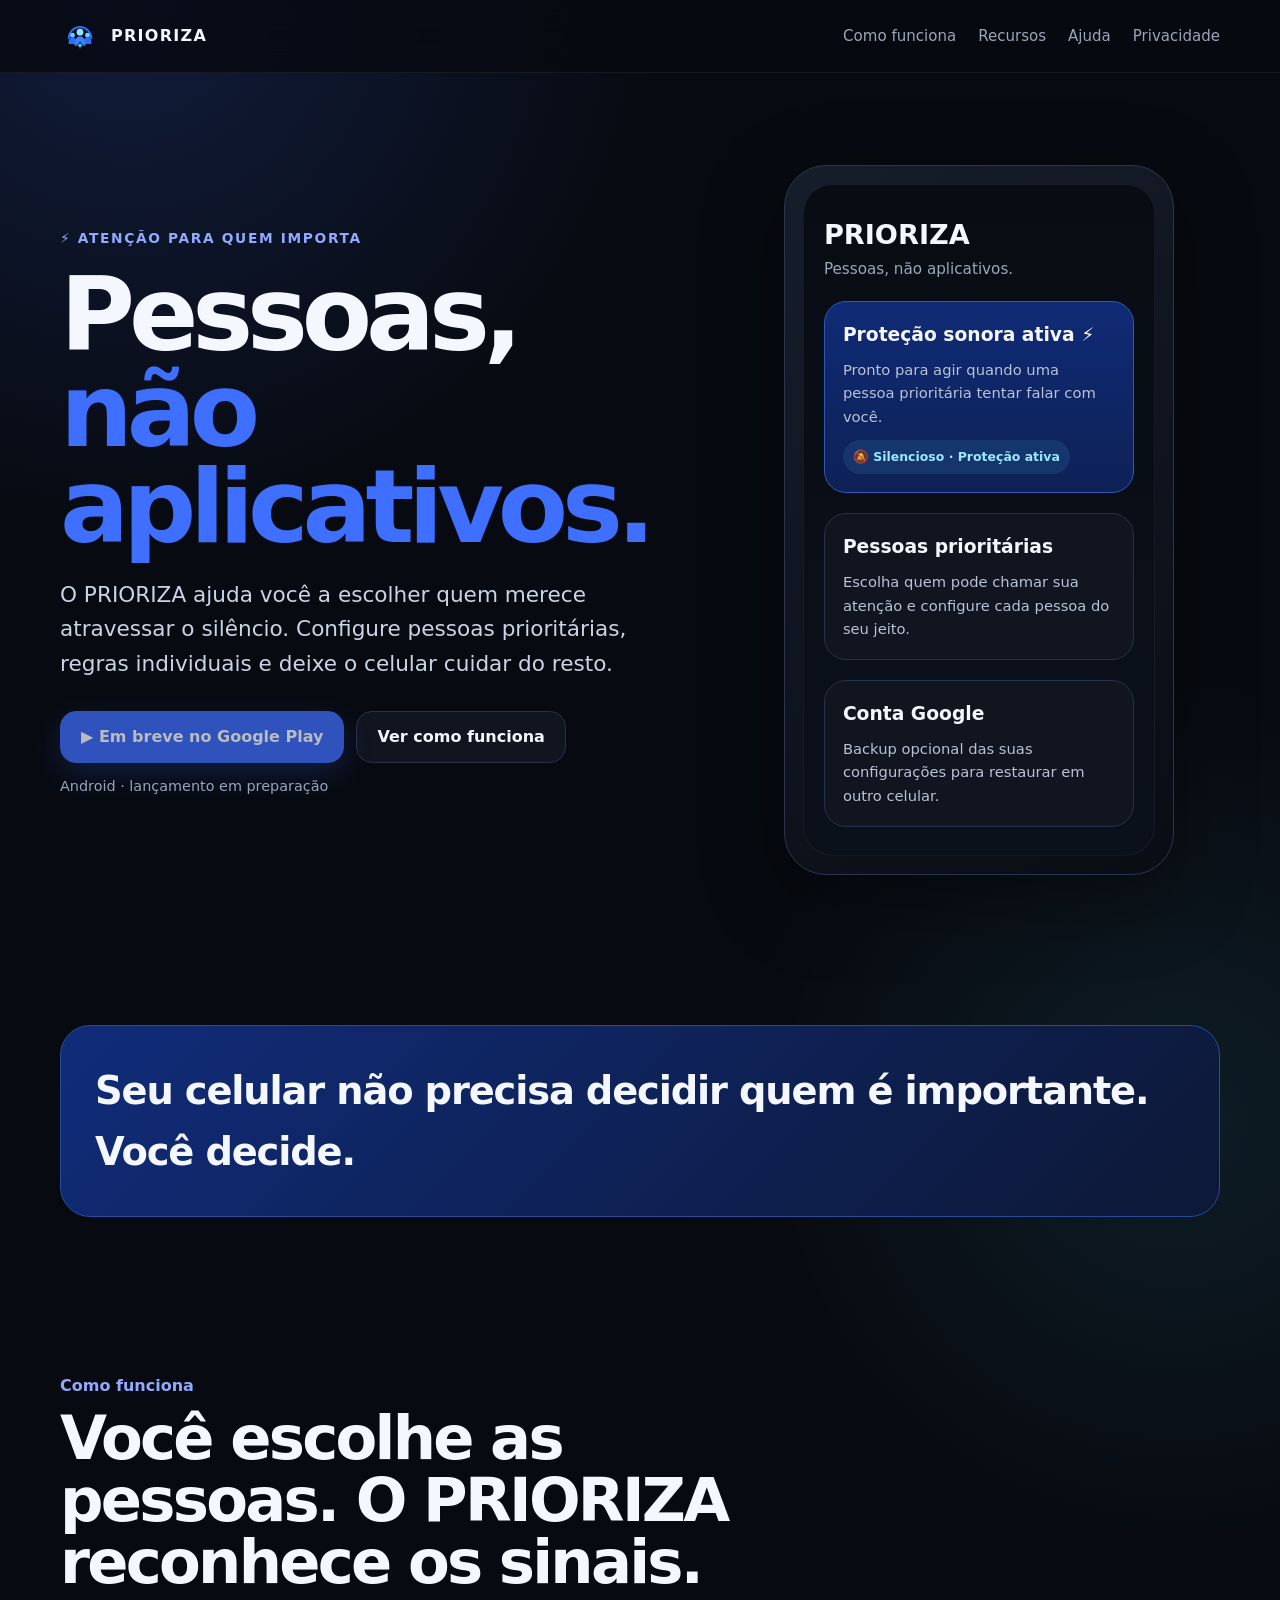
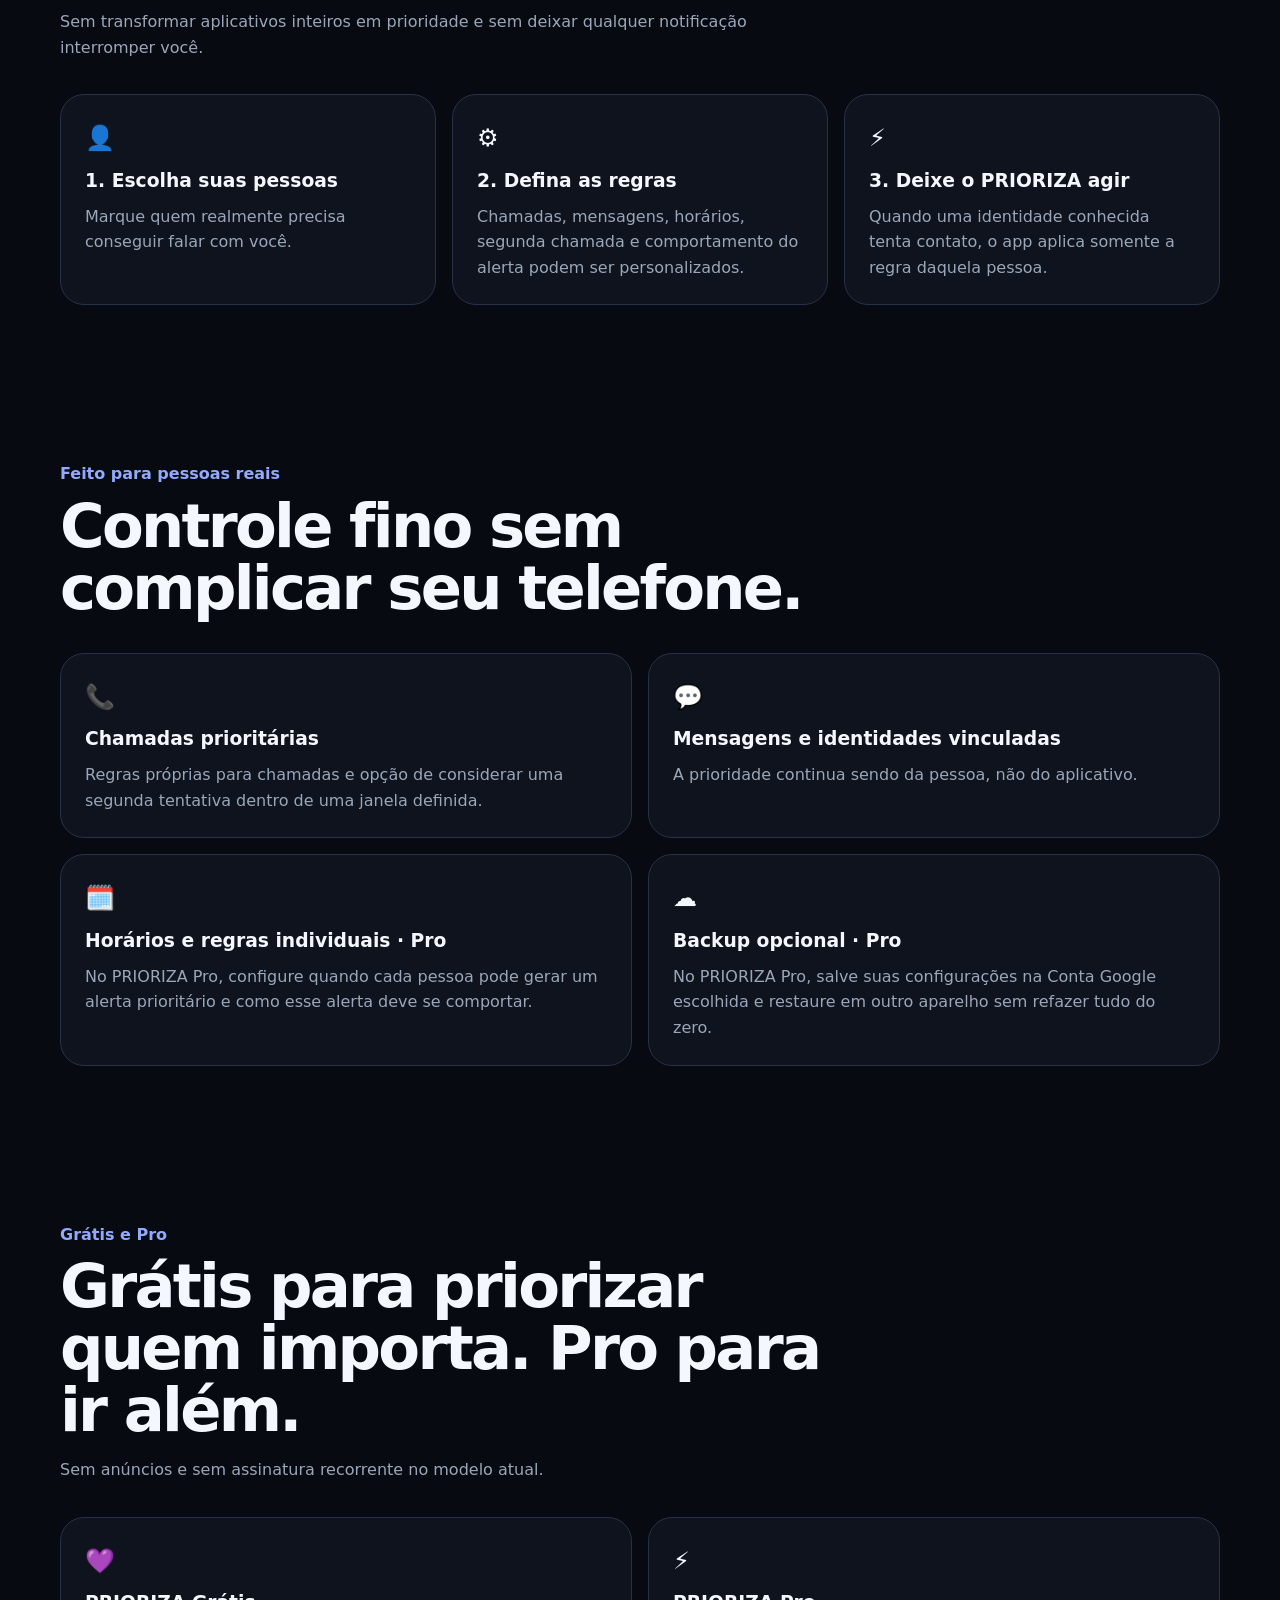
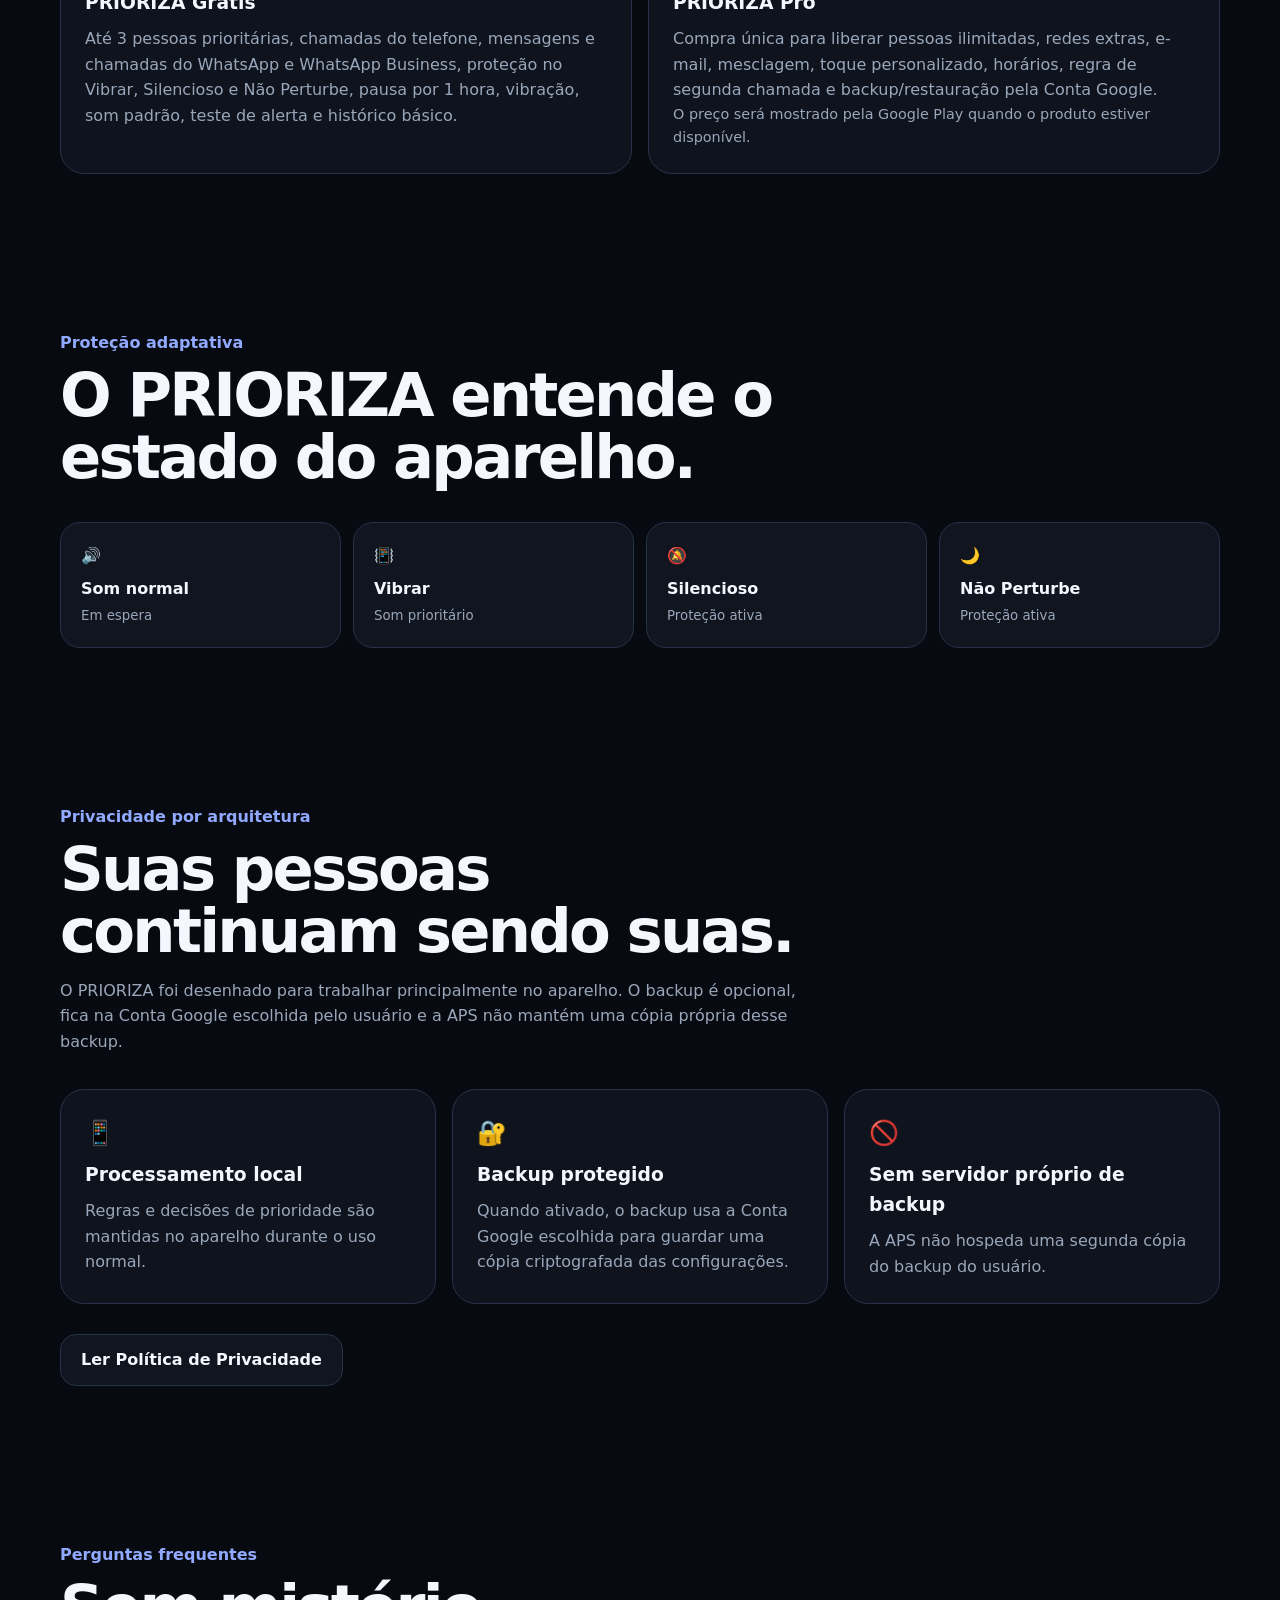
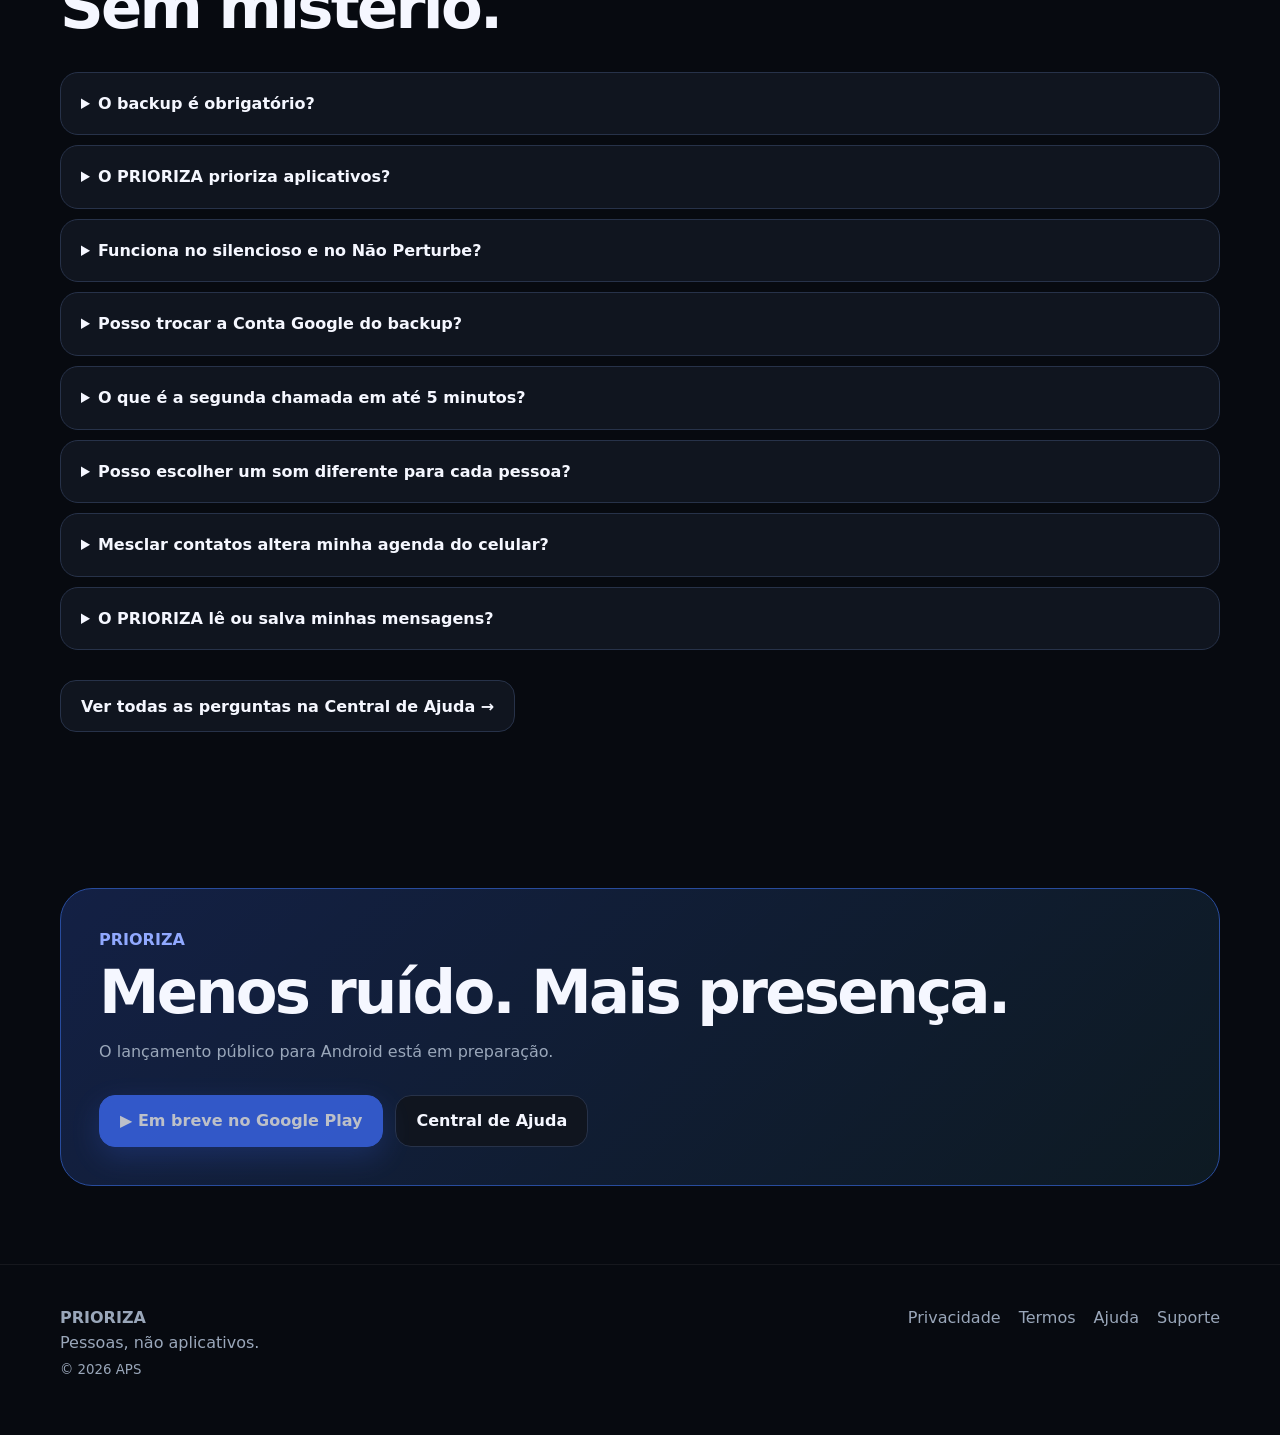
<file: index.html>
<!doctype html><html lang="pt-BR"><head><meta charset="utf-8"><meta name="viewport" content="width=device-width,initial-scale=1"><meta name="description" content="PRIORIZA — pessoas, não aplicativos. Escolha quem pode chamar sua atenção quando realmente importa."><meta name="theme-color" content="#070A10"><title>PRIORIZA — Pessoas, não aplicativos.</title><link rel="icon" href="assets/logo.svg"><link rel="stylesheet" href="styles.css"></head><body>
<header class="nav"><div class="container nav-in"><a class="brand" href="./"><img src="assets/logo.svg" alt=""><span>PRIORIZA</span></a><nav class="nav-links"><a href="#como-funciona">Como funciona</a><a href="#recursos">Recursos</a><a href="ajuda/">Ajuda</a><a href="privacidade/">Privacidade</a></nav></div></header>
<main>
<section class="hero"><div class="container hero-grid"><div><div class="eyebrow">⚡ Atenção para quem importa</div><h1>Pessoas, <span>não aplicativos.</span></h1><p class="lead">O PRIORIZA ajuda você a escolher quem merece atravessar o silêncio. Configure pessoas prioritárias, regras individuais e deixe o celular cuidar do resto.</p><div class="actions"><a class="btn btn-primary btn-disabled" href="#google-play" data-play-link aria-disabled="true">▶ Em breve no Google Play</a><a class="btn btn-secondary" href="#como-funciona">Ver como funciona</a></div><p class="note">Android · lançamento em preparação</p></div>
<div class="phone"><div class="phone-screen"><div class="phone-title">PRIORIZA</div><div class="phone-sub">Pessoas, não aplicativos.</div><div class="app-card active"><h3>Proteção sonora ativa ⚡</h3><p>Pronto para agir quando uma pessoa prioritária tentar falar com você.</p><span class="pill">🔕 Silencioso · Proteção ativa</span></div><div class="app-card"><h3>Pessoas prioritárias</h3><p>Escolha quem pode chamar sua atenção e configure cada pessoa do seu jeito.</p></div><div class="app-card"><h3>Conta Google</h3><p>Backup opcional das suas configurações para restaurar em outro celular.</p></div></div></div></div></section>
<section class="section"><div class="container"><div class="quote">Seu celular não precisa decidir quem é importante. Você decide.</div></div></section>
<section class="section" id="como-funciona"><div class="container"><div class="section-head"><div class="kicker">Como funciona</div><h2>Você escolhe as pessoas. O PRIORIZA reconhece os sinais.</h2><p>Sem transformar aplicativos inteiros em prioridade e sem deixar qualquer notificação interromper você.</p></div><div class="grid-3"><article class="card"><div class="icon">👤</div><h3>1. Escolha suas pessoas</h3><p>Marque quem realmente precisa conseguir falar com você.</p></article><article class="card"><div class="icon">⚙️</div><h3>2. Defina as regras</h3><p>Chamadas, mensagens, horários, segunda chamada e comportamento do alerta podem ser personalizados.</p></article><article class="card"><div class="icon">⚡</div><h3>3. Deixe o PRIORIZA agir</h3><p>Quando uma identidade conhecida tenta contato, o app aplica somente a regra daquela pessoa.</p></article></div></div></section>
<section class="section" id="recursos"><div class="container"><div class="section-head"><div class="kicker">Feito para pessoas reais</div><h2>Controle fino sem complicar seu telefone.</h2></div><div class="grid-2"><article class="card"><div class="icon">📞</div><h3>Chamadas prioritárias</h3><p>Regras próprias para chamadas e opção de considerar uma segunda tentativa dentro de uma janela definida.</p></article><article class="card"><div class="icon">💬</div><h3>Mensagens e identidades vinculadas</h3><p>A prioridade continua sendo da pessoa, não do aplicativo.</p></article><article class="card"><div class="icon">🗓️</div><h3>Horários e regras individuais · Pro</h3><p>No PRIORIZA Pro, configure quando cada pessoa pode gerar um alerta prioritário e como esse alerta deve se comportar.</p></article><article class="card"><div class="icon">☁️</div><h3>Backup opcional · Pro</h3><p>No PRIORIZA Pro, salve suas configurações na Conta Google escolhida e restaure em outro aparelho sem refazer tudo do zero.</p></article></div></div></section>
<section class="section" id="planos"><div class="container"><div class="section-head"><div class="kicker">Grátis e Pro</div><h2>Grátis para priorizar quem importa. Pro para ir além.</h2><p>Sem anúncios e sem assinatura recorrente no modelo atual.</p></div><div class="grid-2"><article class="card"><div class="icon">💜</div><h3>PRIORIZA Grátis</h3><p>Até 3 pessoas prioritárias, chamadas do telefone, mensagens e chamadas do WhatsApp e WhatsApp Business, proteção no Vibrar, Silencioso e Não Perturbe, pausa por 1 hora, vibração, som padrão, teste de alerta e histórico básico.</p></article><article class="card"><div class="icon">⚡</div><h3>PRIORIZA Pro</h3><p>Compra única para liberar pessoas ilimitadas, redes extras, e-mail, mesclagem, toque personalizado, horários, regra de segunda chamada e backup/restauração pela Conta Google.</p><p class="note">O preço será mostrado pela Google Play quando o produto estiver disponível.</p></article></div></div></section>
<section class="section"><div class="container"><div class="section-head"><div class="kicker">Proteção adaptativa</div><h2>O PRIORIZA entende o estado do aparelho.</h2></div><div class="modes"><div class="mode"><span>🔊</span><strong>Som normal</strong><small>Em espera</small></div><div class="mode"><span>📳</span><strong>Vibrar</strong><small>Som prioritário</small></div><div class="mode"><span>🔕</span><strong>Silencioso</strong><small>Proteção ativa</small></div><div class="mode"><span>🌙</span><strong>Não Perturbe</strong><small>Proteção ativa</small></div></div></div></section>
<section class="section"><div class="container"><div class="section-head"><div class="kicker">Privacidade por arquitetura</div><h2>Suas pessoas continuam sendo suas.</h2><p>O PRIORIZA foi desenhado para trabalhar principalmente no aparelho. O backup é opcional, fica na Conta Google escolhida pelo usuário e a APS não mantém uma cópia própria desse backup.</p></div><div class="grid-3"><article class="card"><div class="icon">📱</div><h3>Processamento local</h3><p>Regras e decisões de prioridade são mantidas no aparelho durante o uso normal.</p></article><article class="card"><div class="icon">🔐</div><h3>Backup protegido</h3><p>Quando ativado, o backup usa a Conta Google escolhida para guardar uma cópia criptografada das configurações.</p></article><article class="card"><div class="icon">🚫</div><h3>Sem servidor próprio de backup</h3><p>A APS não hospeda uma segunda cópia do backup do usuário.</p></article></div><div class="actions"><a class="btn btn-secondary" href="privacidade/">Ler Política de Privacidade</a></div></div></section>
<section class="section"><div class="container"><div class="section-head"><div class="kicker">Perguntas frequentes</div><h2>Sem mistério.</h2></div><div class="faq"><details><summary>O backup é obrigatório?</summary><p>Não. O PRIORIZA funciona sem Conta Google. Backup e restauração são recursos opcionais do PRIORIZA Pro.</p></details><details><summary>O PRIORIZA prioriza aplicativos?</summary><p>Não. A prioridade pertence à pessoa. O PRIORIZA aplica as regras quando reconhece uma identidade vinculada a alguém que você marcou como prioritário.</p></details><details><summary>Funciona no silencioso e no Não Perturbe?</summary><p>Sim. O PRIORIZA foi criado para agir nesses estados, respeitando as permissões, regras configuradas e limitações do Android e do fabricante do aparelho.</p></details><details><summary>Posso trocar a Conta Google do backup?</summary><p>Sim. Em Ajustes → Conta, você pode ver a conta conectada, trocar de conta, atualizar, restaurar, excluir o backup ou desconectar a Conta Google.</p></details><details><summary>O que é a segunda chamada em até 5 minutos?</summary><p>Quando essa regra está ativa, a primeira tentativa não dispara o alerta prioritário do PRIORIZA. Se a mesma pessoa ligar novamente dentro de 5 minutos, a segunda tentativa pode alertar, desde que as outras regras dela também permitam.</p></details><details><summary>Posso escolher um som diferente para cada pessoa?</summary><p>Sim, no PRIORIZA Pro. Abra o perfil da pessoa e escolha um toque. A configuração fica associada somente àquela pessoa.</p></details><details><summary>Mesclar contatos altera minha agenda do celular?</summary><p>Não. A mesclagem, disponível no PRIORIZA Pro, acontece somente dentro do PRIORIZA e pode ser desfeita. Sua agenda do celular não é modificada.</p></details><details><summary>O PRIORIZA lê ou salva minhas mensagens?</summary><p>Alguns campos de texto de notificações podem ser lidos temporariamente em memória para reconhecimento e deduplicação. O conteúdo bruto não é mantido como histórico remoto de mensagens nem enviado para a APS.</p></details></div><div class="actions"><a class="btn btn-secondary" href="ajuda/#faq">Ver todas as perguntas na Central de Ajuda →</a></div></div></section>
<section class="section"><div class="container cta"><div class="kicker">PRIORIZA</div><h2>Menos ruído. Mais presença.</h2><p class="muted">O lançamento público para Android está em preparação.</p><div class="actions"><a class="btn btn-primary btn-disabled" href="#google-play" data-play-link>▶ Em breve no Google Play</a><a class="btn btn-secondary" href="ajuda/">Central de Ajuda</a></div></div></section>
</main>
<footer class="footer"><div class="container footer-in"><div><strong>PRIORIZA</strong><br>Pessoas, não aplicativos.<br><small>© <span data-year></span> APS</small></div><div class="footer-links"><a href="privacidade/">Privacidade</a><a href="termos/">Termos</a><a href="ajuda/">Ajuda</a><a href="suporte/">Suporte</a></div></div></footer><script src="script.js"></script></body></html>
</file>
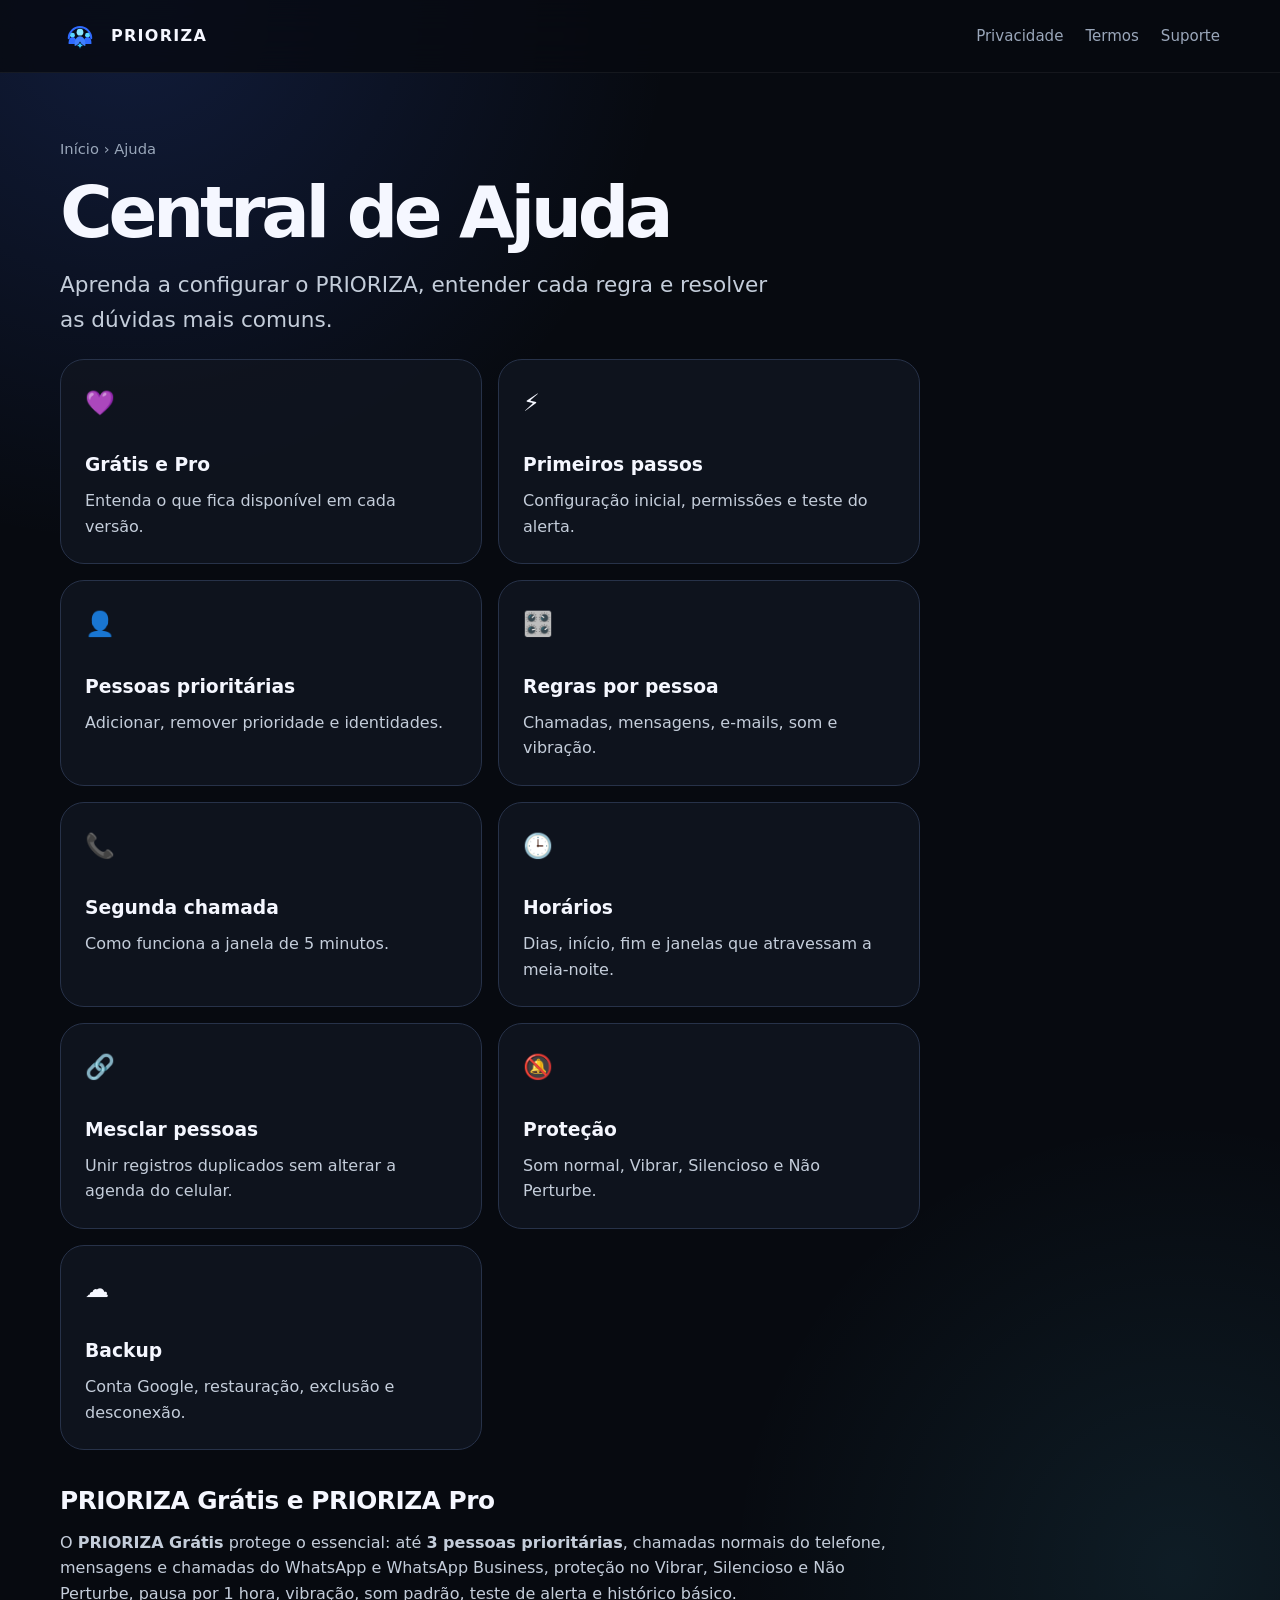
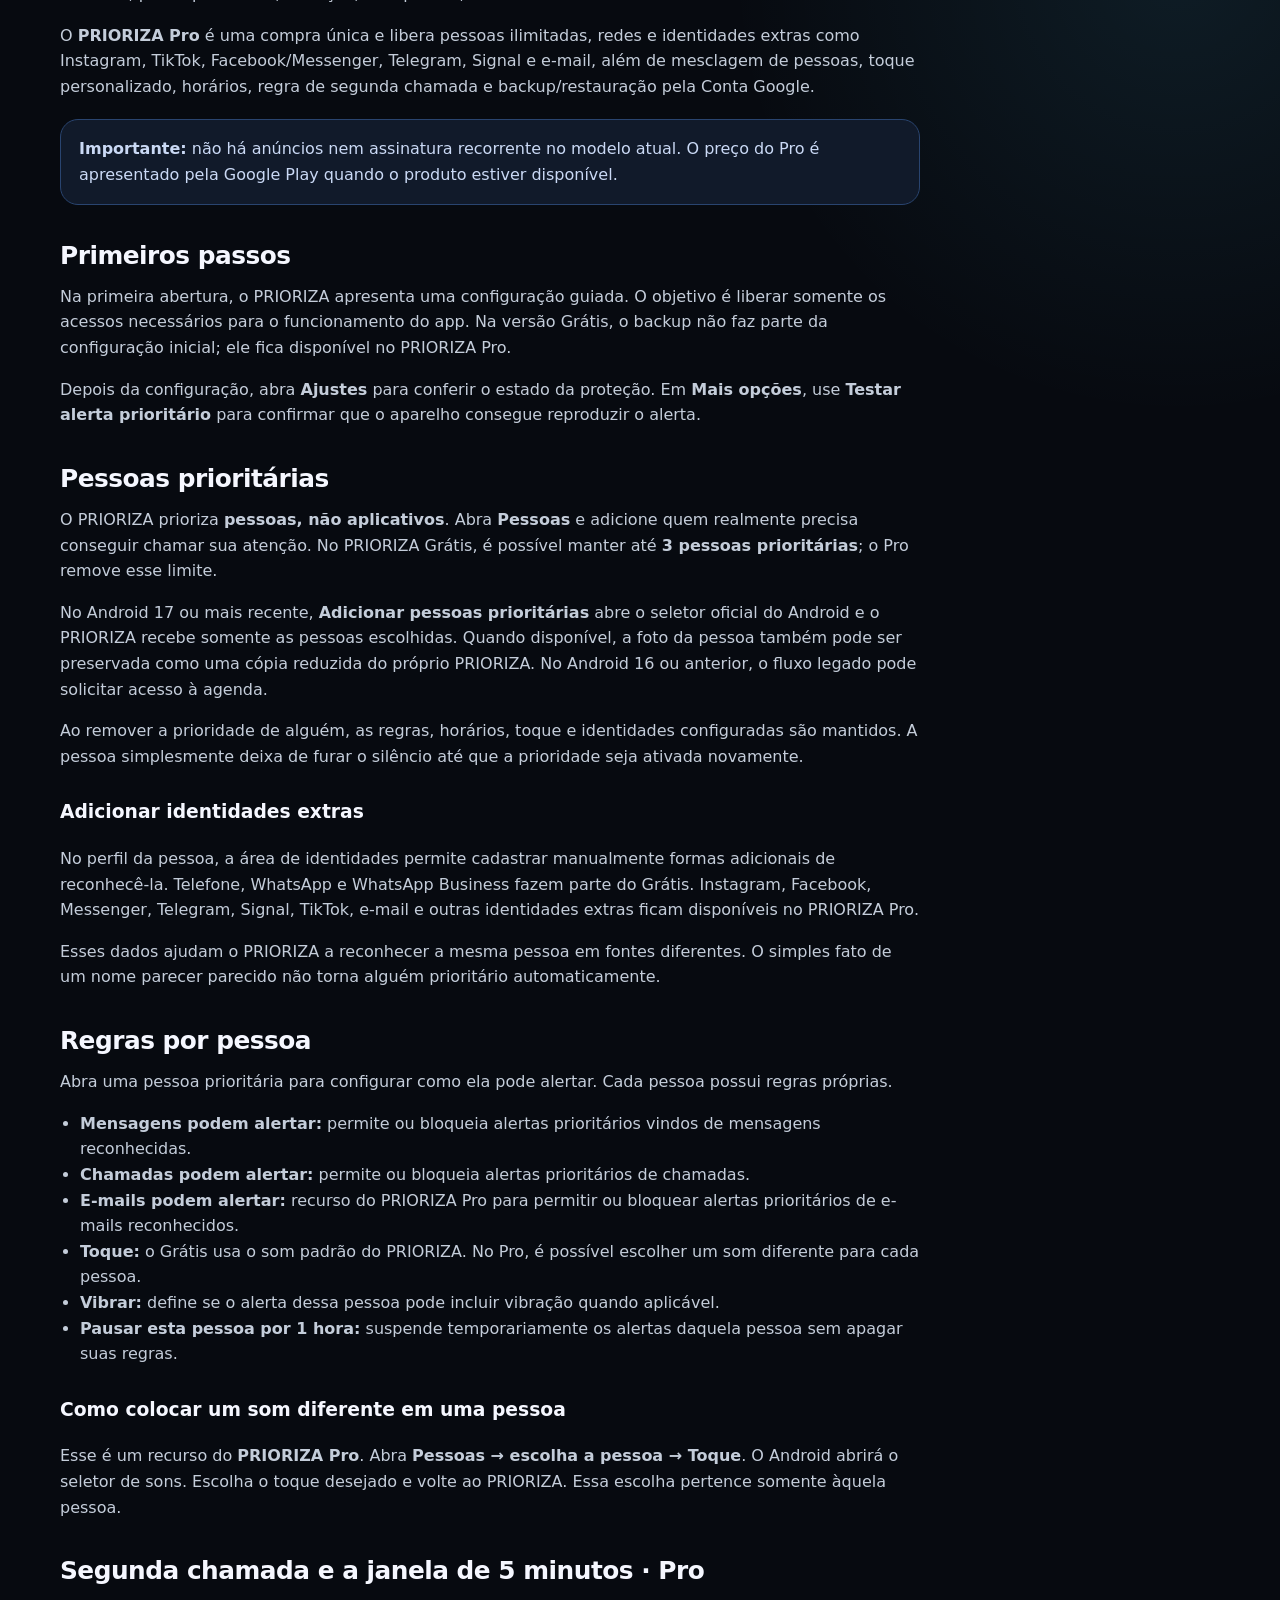
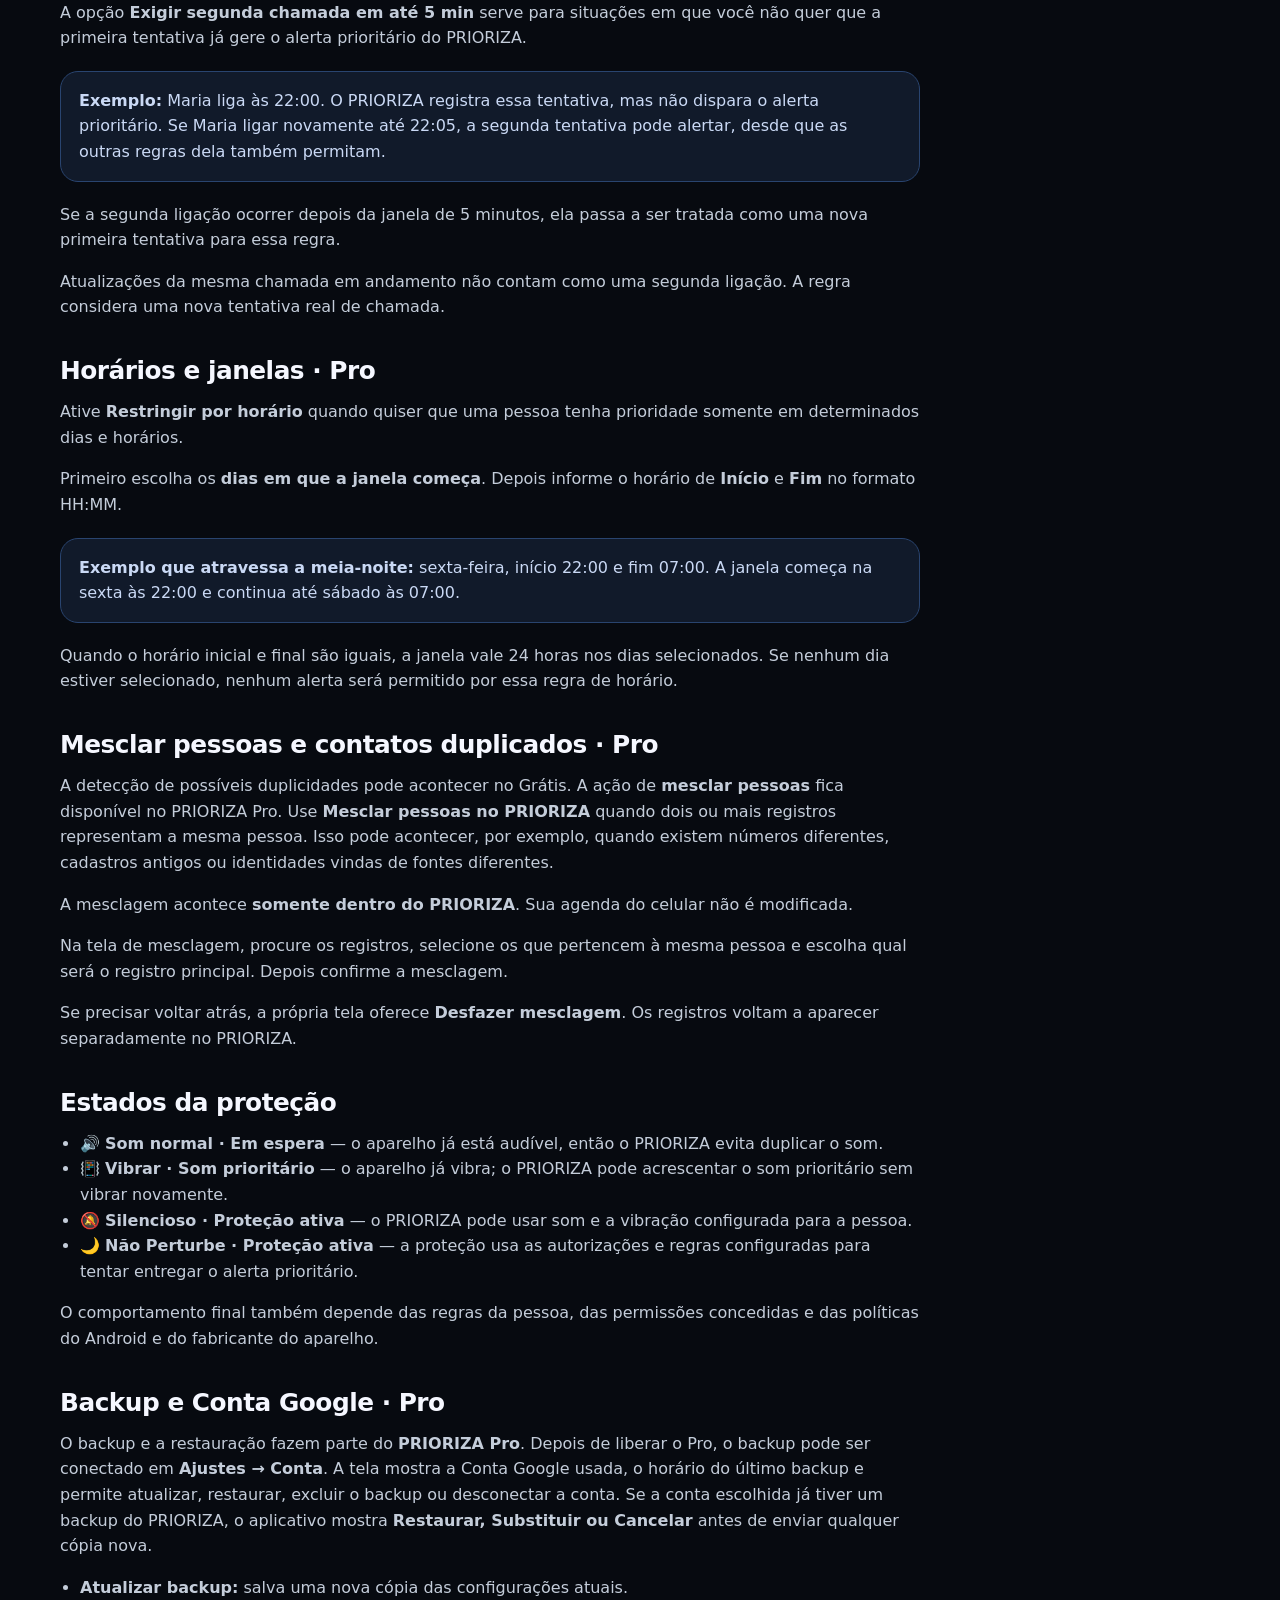
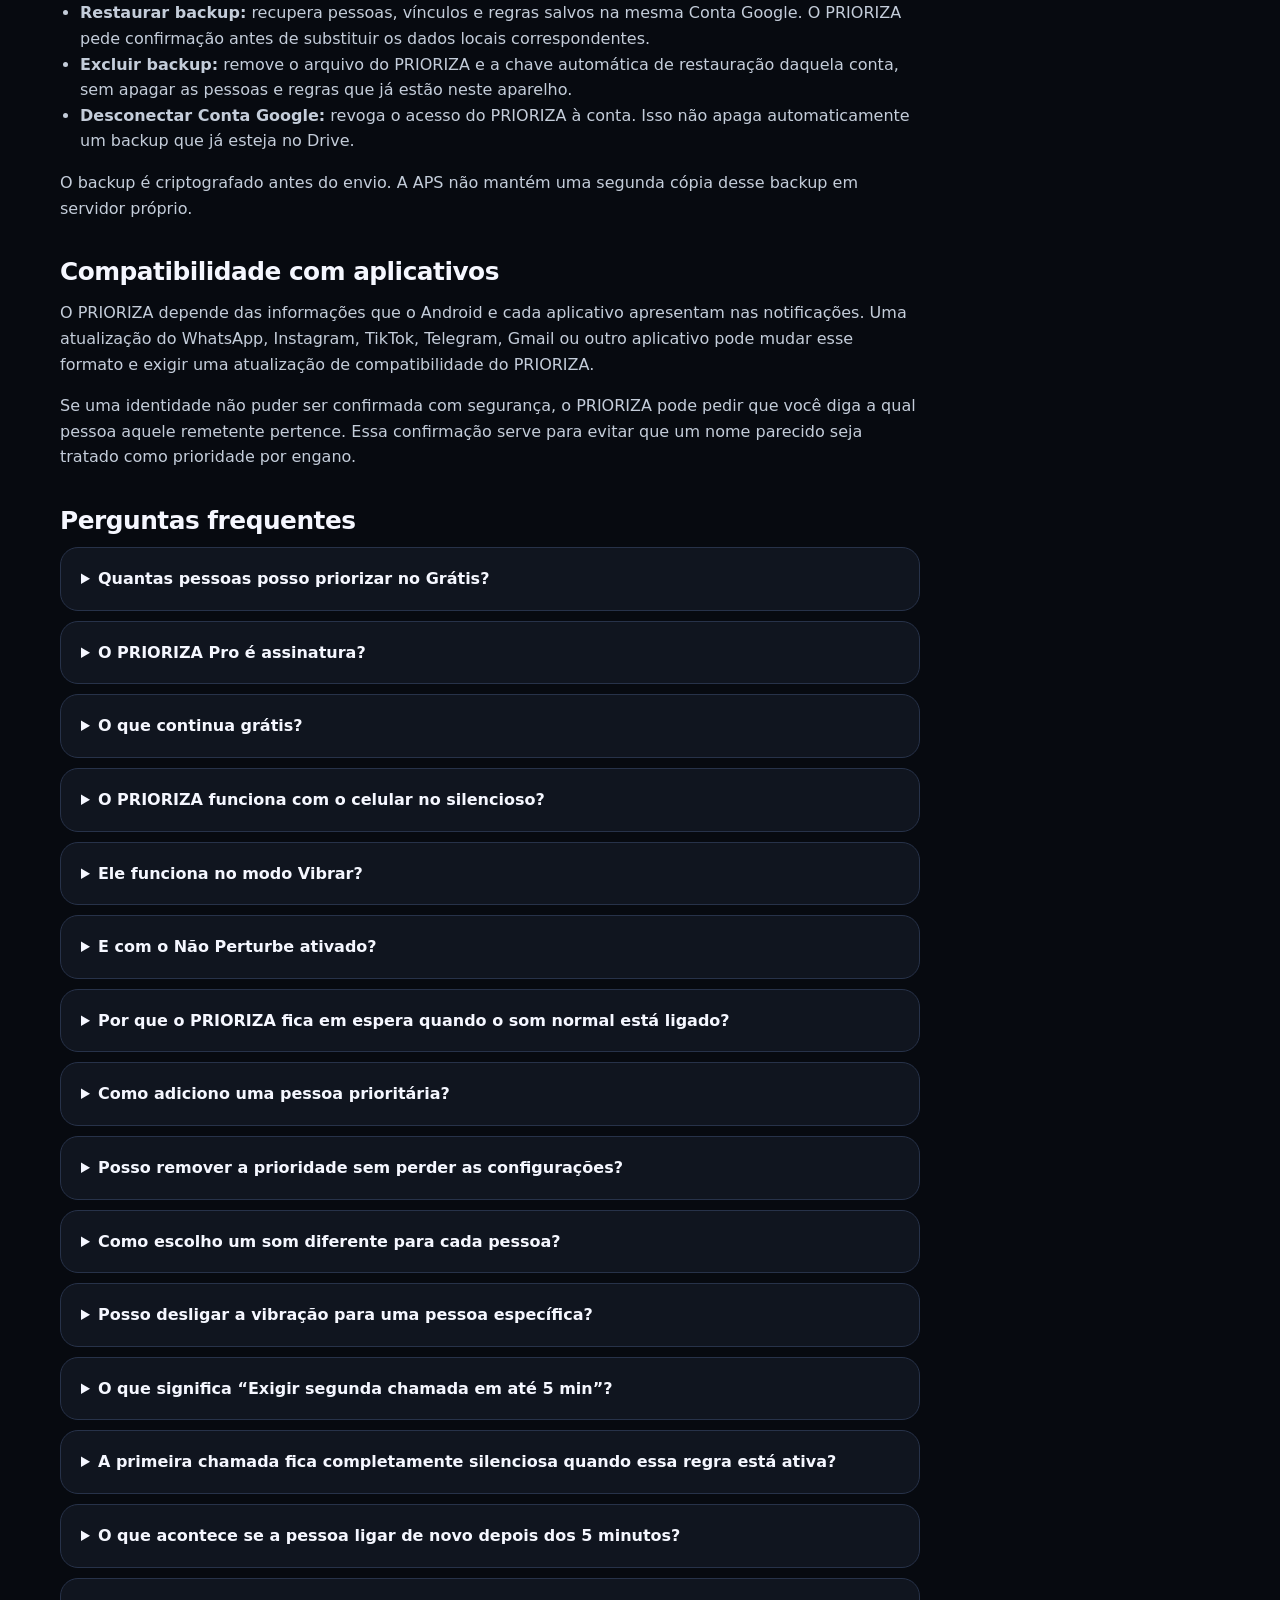
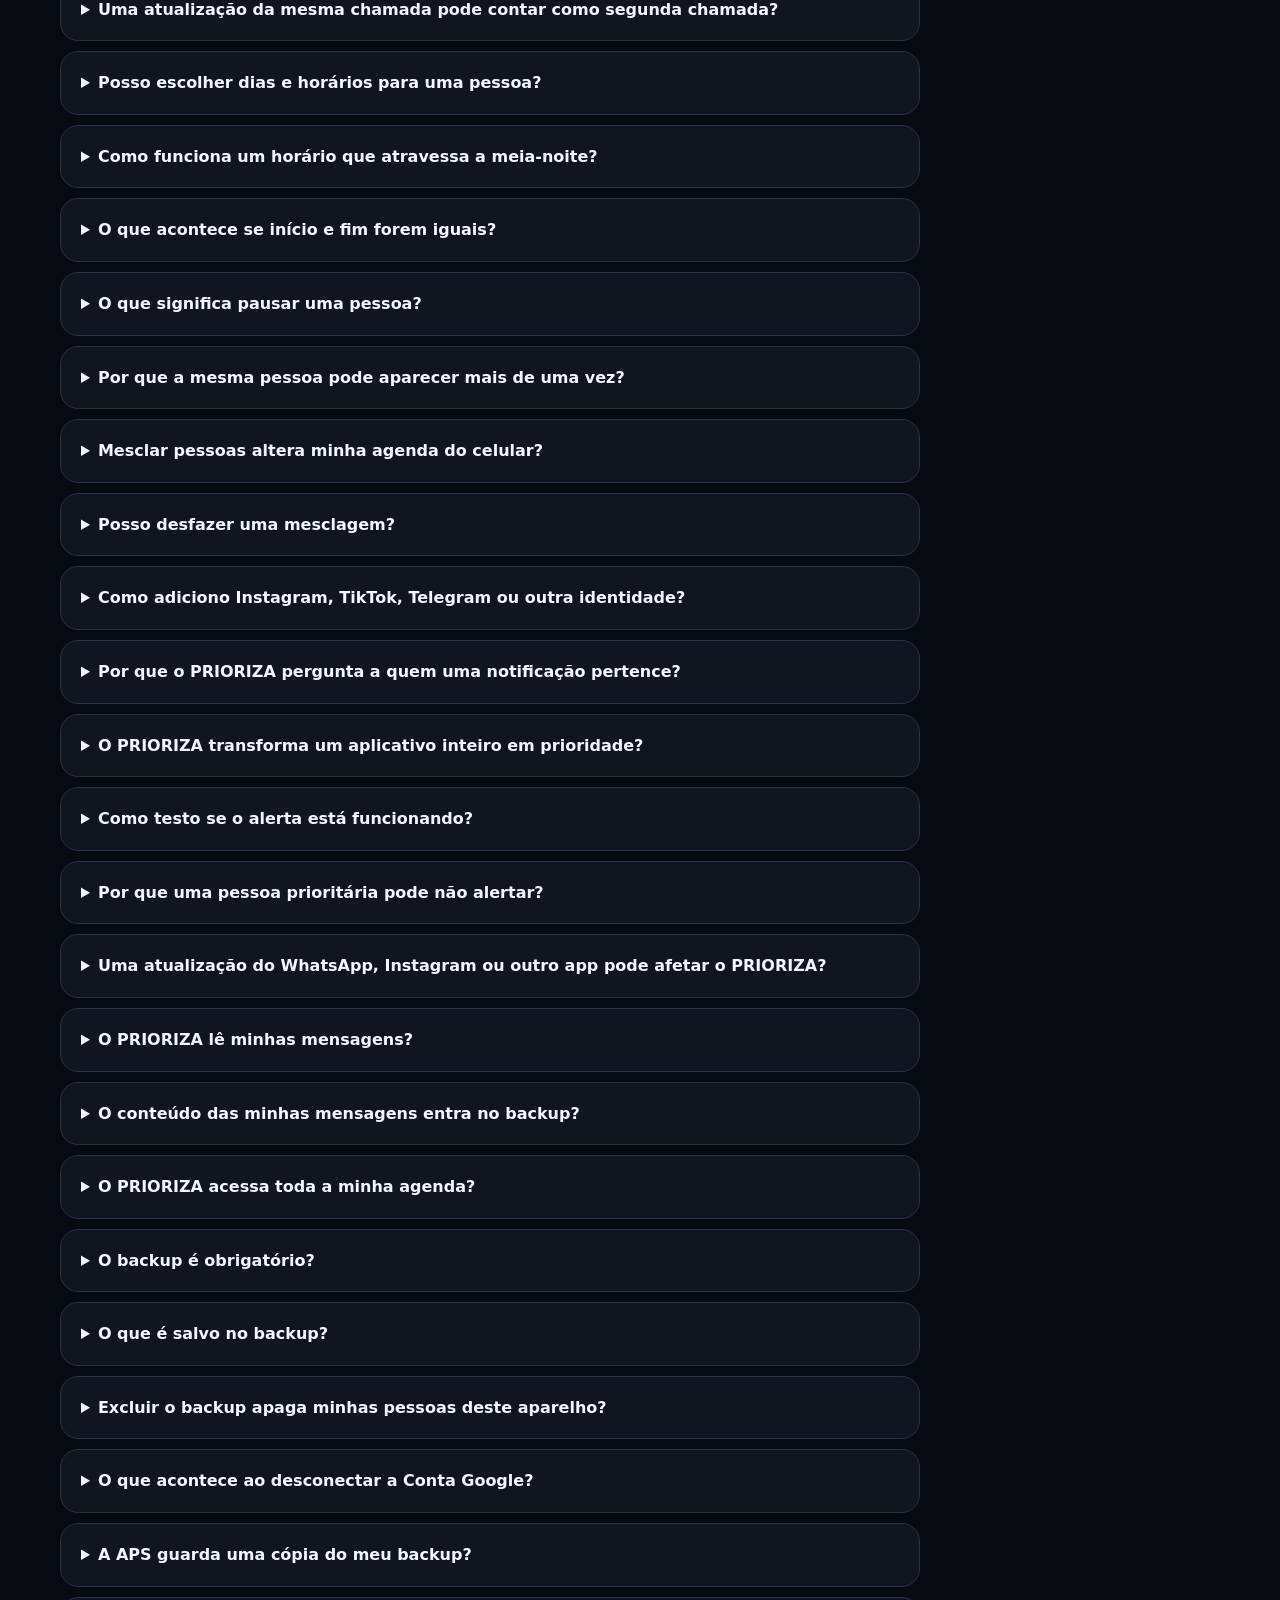
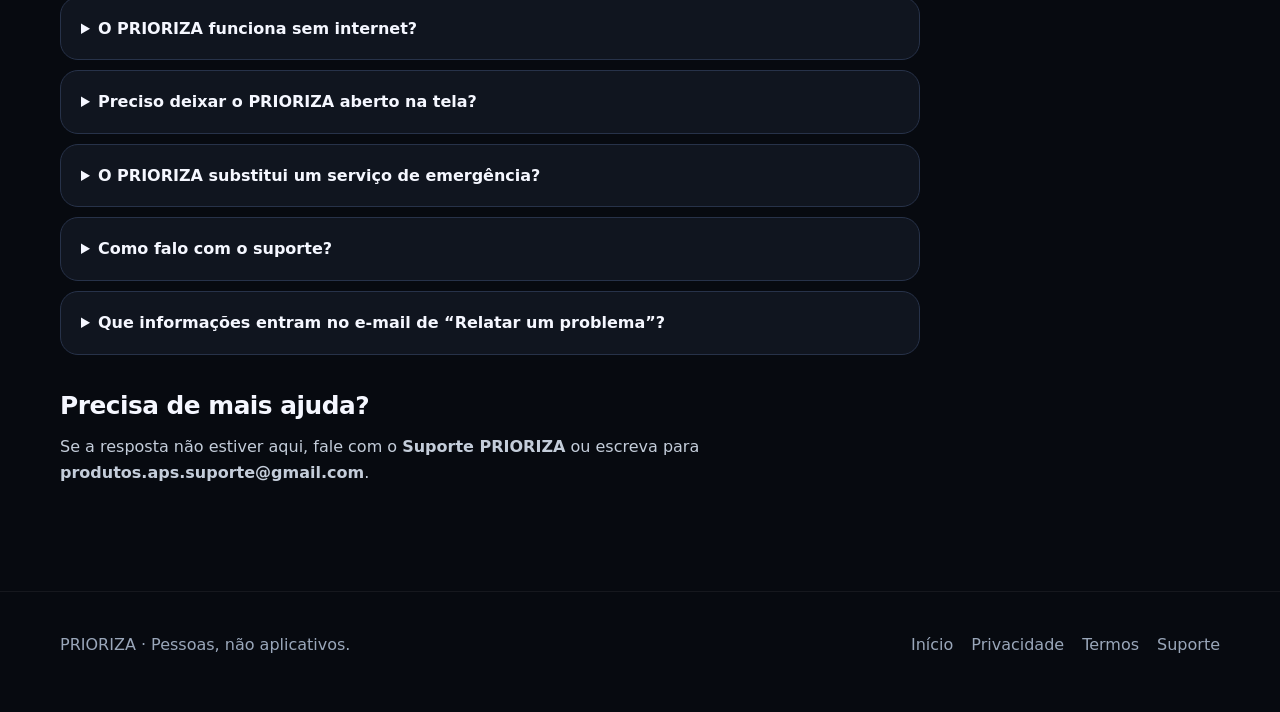
<file: ajuda/index.html>
<!doctype html>
<html lang="pt-BR">
<head>
<meta charset="utf-8">
<meta name="viewport" content="width=device-width,initial-scale=1">
<meta name="theme-color" content="#070A10">
<meta name="description" content="Central de Ajuda do PRIORIZA: pessoas prioritárias, alertas, segunda chamada, horários, mesclagem, backup e suporte.">
<title>Central de Ajuda — PRIORIZA</title>
<link rel="icon" href="../assets/logo.svg">
<link rel="stylesheet" href="../styles.css">
</head>
<body>
<header class="nav">
<div class="container nav-in">
<a class="brand" href="../"><img src="../assets/logo.svg" alt=""><span>PRIORIZA</span></a>
<nav class="nav-links"><a href="../privacidade/">Privacidade</a><a href="../termos/">Termos</a><a href="../suporte/">Suporte</a></nav>
</div>
</header>

<main class="legal">
<div class="container">
<article>
<div class="breadcrumb"><a href="../">Início</a> › Ajuda</div>
<h1>Central de Ajuda</h1>
<p class="lead">Aprenda a configurar o PRIORIZA, entender cada regra e resolver as dúvidas mais comuns.</p>

<div class="help-grid">
<a class="card help-link" href="#planos"><div class="icon">💜</div><h3>Grátis e Pro</h3><p>Entenda o que fica disponível em cada versão.</p></a>
<a class="card help-link" href="#primeiros-passos"><div class="icon">⚡</div><h3>Primeiros passos</h3><p>Configuração inicial, permissões e teste do alerta.</p></a>
<a class="card help-link" href="#pessoas"><div class="icon">👤</div><h3>Pessoas prioritárias</h3><p>Adicionar, remover prioridade e identidades.</p></a>
<a class="card help-link" href="#regras"><div class="icon">🎛️</div><h3>Regras por pessoa</h3><p>Chamadas, mensagens, e-mails, som e vibração.</p></a>
<a class="card help-link" href="#segunda-chamada"><div class="icon">📞</div><h3>Segunda chamada</h3><p>Como funciona a janela de 5 minutos.</p></a>
<a class="card help-link" href="#horarios"><div class="icon">🕒</div><h3>Horários</h3><p>Dias, início, fim e janelas que atravessam a meia-noite.</p></a>
<a class="card help-link" href="#mesclar"><div class="icon">🔗</div><h3>Mesclar pessoas</h3><p>Unir registros duplicados sem alterar a agenda do celular.</p></a>
<a class="card help-link" href="#protecao"><div class="icon">🔕</div><h3>Proteção</h3><p>Som normal, Vibrar, Silencioso e Não Perturbe.</p></a>
<a class="card help-link" href="#backup"><div class="icon">☁️</div><h3>Backup</h3><p>Conta Google, restauração, exclusão e desconexão.</p></a>
</div>

<h2 id="planos">PRIORIZA Grátis e PRIORIZA Pro</h2>
<p>O <strong>PRIORIZA Grátis</strong> protege o essencial: até <strong>3 pessoas prioritárias</strong>, chamadas normais do telefone, mensagens e chamadas do WhatsApp e WhatsApp Business, proteção no Vibrar, Silencioso e Não Perturbe, pausa por 1 hora, vibração, som padrão, teste de alerta e histórico básico.</p>
<p>O <strong>PRIORIZA Pro</strong> é uma compra única e libera pessoas ilimitadas, redes e identidades extras como Instagram, TikTok, Facebook/Messenger, Telegram, Signal e e-mail, além de mesclagem de pessoas, toque personalizado, horários, regra de segunda chamada e backup/restauração pela Conta Google.</p>
<div class="notice"><strong>Importante:</strong> não há anúncios nem assinatura recorrente no modelo atual. O preço do Pro é apresentado pela Google Play quando o produto estiver disponível.</div>

<h2 id="primeiros-passos">Primeiros passos</h2>
<p>Na primeira abertura, o PRIORIZA apresenta uma configuração guiada. O objetivo é liberar somente os acessos necessários para o funcionamento do app. Na versão Grátis, o backup não faz parte da configuração inicial; ele fica disponível no PRIORIZA Pro.</p>
<p>Depois da configuração, abra <strong>Ajustes</strong> para conferir o estado da proteção. Em <strong>Mais opções</strong>, use <strong>Testar alerta prioritário</strong> para confirmar que o aparelho consegue reproduzir o alerta.</p>

<h2 id="pessoas">Pessoas prioritárias</h2>
<p>O PRIORIZA prioriza <strong>pessoas, não aplicativos</strong>. Abra <strong>Pessoas</strong> e adicione quem realmente precisa conseguir chamar sua atenção. No PRIORIZA Grátis, é possível manter até <strong>3 pessoas prioritárias</strong>; o Pro remove esse limite.</p>
<p>No Android 17 ou mais recente, <strong>Adicionar pessoas prioritárias</strong> abre o seletor oficial do Android e o PRIORIZA recebe somente as pessoas escolhidas. Quando disponível, a foto da pessoa também pode ser preservada como uma cópia reduzida do próprio PRIORIZA. No Android 16 ou anterior, o fluxo legado pode solicitar acesso à agenda.</p>
<p>Ao remover a prioridade de alguém, as regras, horários, toque e identidades configuradas são mantidos. A pessoa simplesmente deixa de furar o silêncio até que a prioridade seja ativada novamente.</p>

<h3>Adicionar identidades extras</h3>
<p>No perfil da pessoa, a área de identidades permite cadastrar manualmente formas adicionais de reconhecê-la. Telefone, WhatsApp e WhatsApp Business fazem parte do Grátis. Instagram, Facebook, Messenger, Telegram, Signal, TikTok, e-mail e outras identidades extras ficam disponíveis no PRIORIZA Pro.</p>
<p>Esses dados ajudam o PRIORIZA a reconhecer a mesma pessoa em fontes diferentes. O simples fato de um nome parecer parecido não torna alguém prioritário automaticamente.</p>

<h2 id="regras">Regras por pessoa</h2>
<p>Abra uma pessoa prioritária para configurar como ela pode alertar. Cada pessoa possui regras próprias.</p>
<ul class="list">
<li><strong>Mensagens podem alertar:</strong> permite ou bloqueia alertas prioritários vindos de mensagens reconhecidas.</li>
<li><strong>Chamadas podem alertar:</strong> permite ou bloqueia alertas prioritários de chamadas.</li>
<li><strong>E-mails podem alertar:</strong> recurso do PRIORIZA Pro para permitir ou bloquear alertas prioritários de e-mails reconhecidos.</li>
<li><strong>Toque:</strong> o Grátis usa o som padrão do PRIORIZA. No Pro, é possível escolher um som diferente para cada pessoa.</li>
<li><strong>Vibrar:</strong> define se o alerta dessa pessoa pode incluir vibração quando aplicável.</li>
<li><strong>Pausar esta pessoa por 1 hora:</strong> suspende temporariamente os alertas daquela pessoa sem apagar suas regras.</li>
</ul>

<h3>Como colocar um som diferente em uma pessoa</h3>
<p>Esse é um recurso do <strong>PRIORIZA Pro</strong>. Abra <strong>Pessoas → escolha a pessoa → Toque</strong>. O Android abrirá o seletor de sons. Escolha o toque desejado e volte ao PRIORIZA. Essa escolha pertence somente àquela pessoa.</p>

<h2 id="segunda-chamada">Segunda chamada e a janela de 5 minutos · Pro</h2>
<p>A opção <strong>Exigir segunda chamada em até 5 min</strong> serve para situações em que você não quer que a primeira tentativa já gere o alerta prioritário do PRIORIZA.</p>
<div class="notice"><strong>Exemplo:</strong> Maria liga às 22:00. O PRIORIZA registra essa tentativa, mas não dispara o alerta prioritário. Se Maria ligar novamente até 22:05, a segunda tentativa pode alertar, desde que as outras regras dela também permitam.</div>
<p>Se a segunda ligação ocorrer depois da janela de 5 minutos, ela passa a ser tratada como uma nova primeira tentativa para essa regra.</p>
<p>Atualizações da mesma chamada em andamento não contam como uma segunda ligação. A regra considera uma nova tentativa real de chamada.</p>

<h2 id="horarios">Horários e janelas · Pro</h2>
<p>Ative <strong>Restringir por horário</strong> quando quiser que uma pessoa tenha prioridade somente em determinados dias e horários.</p>
<p>Primeiro escolha os <strong>dias em que a janela começa</strong>. Depois informe o horário de <strong>Início</strong> e <strong>Fim</strong> no formato HH:MM.</p>
<div class="notice"><strong>Exemplo que atravessa a meia-noite:</strong> sexta-feira, início 22:00 e fim 07:00. A janela começa na sexta às 22:00 e continua até sábado às 07:00.</div>
<p>Quando o horário inicial e final são iguais, a janela vale 24 horas nos dias selecionados. Se nenhum dia estiver selecionado, nenhum alerta será permitido por essa regra de horário.</p>

<h2 id="mesclar">Mesclar pessoas e contatos duplicados · Pro</h2>
<p>A detecção de possíveis duplicidades pode acontecer no Grátis. A ação de <strong>mesclar pessoas</strong> fica disponível no PRIORIZA Pro. Use <strong>Mesclar pessoas no PRIORIZA</strong> quando dois ou mais registros representam a mesma pessoa. Isso pode acontecer, por exemplo, quando existem números diferentes, cadastros antigos ou identidades vindas de fontes diferentes.</p>
<p>A mesclagem acontece <strong>somente dentro do PRIORIZA</strong>. Sua agenda do celular não é modificada.</p>
<p>Na tela de mesclagem, procure os registros, selecione os que pertencem à mesma pessoa e escolha qual será o registro principal. Depois confirme a mesclagem.</p>
<p>Se precisar voltar atrás, a própria tela oferece <strong>Desfazer mesclagem</strong>. Os registros voltam a aparecer separadamente no PRIORIZA.</p>

<h2 id="protecao">Estados da proteção</h2>
<ul class="list">
<li>🔊 <strong>Som normal · Em espera</strong> — o aparelho já está audível, então o PRIORIZA evita duplicar o som.</li>
<li>📳 <strong>Vibrar · Som prioritário</strong> — o aparelho já vibra; o PRIORIZA pode acrescentar o som prioritário sem vibrar novamente.</li>
<li>🔕 <strong>Silencioso · Proteção ativa</strong> — o PRIORIZA pode usar som e a vibração configurada para a pessoa.</li>
<li>🌙 <strong>Não Perturbe · Proteção ativa</strong> — a proteção usa as autorizações e regras configuradas para tentar entregar o alerta prioritário.</li>
</ul>
<p>O comportamento final também depende das regras da pessoa, das permissões concedidas e das políticas do Android e do fabricante do aparelho.</p>

<h2 id="backup">Backup e Conta Google · Pro</h2>
<p>O backup e a restauração fazem parte do <strong>PRIORIZA Pro</strong>. Depois de liberar o Pro, o backup pode ser conectado em <strong>Ajustes → Conta</strong>. A tela mostra a Conta Google usada, o horário do último backup e permite atualizar, restaurar, excluir o backup ou desconectar a conta. Se a conta escolhida já tiver um backup do PRIORIZA, o aplicativo mostra <strong>Restaurar, Substituir ou Cancelar</strong> antes de enviar qualquer cópia nova.</p>
<ul class="list">
<li><strong>Atualizar backup:</strong> salva uma nova cópia das configurações atuais.</li>
<li><strong>Restaurar backup:</strong> recupera pessoas, vínculos e regras salvos na mesma Conta Google. O PRIORIZA pede confirmação antes de substituir os dados locais correspondentes.</li>
<li><strong>Excluir backup:</strong> remove o arquivo do PRIORIZA e a chave automática de restauração daquela conta, sem apagar as pessoas e regras que já estão neste aparelho.</li>
<li><strong>Desconectar Conta Google:</strong> revoga o acesso do PRIORIZA à conta. Isso não apaga automaticamente um backup que já esteja no Drive.</li>
</ul>
<p>O backup é criptografado antes do envio. A APS não mantém uma segunda cópia desse backup em servidor próprio.</p>

<h2 id="compatibilidade">Compatibilidade com aplicativos</h2>
<p>O PRIORIZA depende das informações que o Android e cada aplicativo apresentam nas notificações. Uma atualização do WhatsApp, Instagram, TikTok, Telegram, Gmail ou outro aplicativo pode mudar esse formato e exigir uma atualização de compatibilidade do PRIORIZA.</p>
<p>Se uma identidade não puder ser confirmada com segurança, o PRIORIZA pode pedir que você diga a qual pessoa aquele remetente pertence. Essa confirmação serve para evitar que um nome parecido seja tratado como prioridade por engano.</p>

<h2 id="faq">Perguntas frequentes</h2>
<div class="faq">

<details><summary>Quantas pessoas posso priorizar no Grátis?</summary><p>Até 3 pessoas prioritárias. O PRIORIZA Pro remove esse limite.</p></details>

<details><summary>O PRIORIZA Pro é assinatura?</summary><p>Não. O modelo atual é de compra única pela Google Play, sem cobrança recorrente.</p></details>

<details><summary>O que continua grátis?</summary><p>Até 3 pessoas prioritárias, chamadas normais do telefone, mensagens e chamadas do WhatsApp e WhatsApp Business, proteção no Vibrar/Silencioso/Não Perturbe, pausa por 1 hora, vibração, som padrão, teste de alerta e histórico básico.</p></details>

<details><summary>O PRIORIZA funciona com o celular no silencioso?</summary><p>Sim. O modo Silencioso é um dos estados em que a proteção prioritária foi criada para agir, desde que as permissões e regras da pessoa estejam configuradas.</p></details>

<details><summary>Ele funciona no modo Vibrar?</summary><p>Sim. Como o próprio aparelho já vibra, o PRIORIZA evita uma segunda vibração e pode acrescentar o som prioritário.</p></details>

<details><summary>E com o Não Perturbe ativado?</summary><p>O PRIORIZA possui proteção para esse estado, mas precisa das autorizações necessárias do Android. O resultado também pode variar conforme fabricante e versão do sistema.</p></details>

<details><summary>Por que o PRIORIZA fica em espera quando o som normal está ligado?</summary><p>Porque o aparelho já está audível. O PRIORIZA evita duplicar um alerta que o próprio sistema já consegue reproduzir normalmente.</p></details>

<details><summary>Como adiciono uma pessoa prioritária?</summary><p>Abra Pessoas e use o botão de adicionar pessoas prioritárias. No Android 17 ou mais recente, você escolhe os contatos pelo seletor oficial do sistema.</p></details>

<details><summary>Posso remover a prioridade sem perder as configurações?</summary><p>Sim. Ao remover a prioridade, as regras, horários, toque e identidades daquela pessoa são preservados.</p></details>

<details><summary>Como escolho um som diferente para cada pessoa?</summary><p>Esse recurso faz parte do PRIORIZA Pro. Abra o perfil da pessoa e toque em Toque. O seletor de sons do Android será aberto e a escolha ficará associada àquela pessoa.</p></details>

<details><summary>Posso desligar a vibração para uma pessoa específica?</summary><p>Sim. No perfil da pessoa, desligue a opção Vibrar.</p></details>

<details><summary>O que significa “Exigir segunda chamada em até 5 min”?</summary><p>Significa que a primeira tentativa não dispara o alerta prioritário do PRIORIZA. Uma nova ligação da mesma pessoa dentro de 5 minutos pode dispará-lo, se as demais regras permitirem.</p></details>

<details><summary>A primeira chamada fica completamente silenciosa quando essa regra está ativa?</summary><p>A regra controla o alerta prioritário do PRIORIZA. A apresentação normal da chamada continua dependendo do Android, do aplicativo de telefone e do modo de som do aparelho.</p></details>

<details><summary>O que acontece se a pessoa ligar de novo depois dos 5 minutos?</summary><p>A nova ligação passa a iniciar uma nova janela e é tratada como uma primeira tentativa para a regra de segunda chamada.</p></details>

<details><summary>Uma atualização da mesma chamada pode contar como segunda chamada?</summary><p>Não. O PRIORIZA diferencia atualizações da mesma chamada de uma nova tentativa real.</p></details>

<details><summary>Posso escolher dias e horários para uma pessoa?</summary><p>Sim, no PRIORIZA Pro. Ative Restringir por horário, marque os dias em que a janela começa e defina os horários de início e fim.</p></details>

<details><summary>Como funciona um horário que atravessa a meia-noite?</summary><p>Se o início for maior que o fim, por exemplo 22:00 até 07:00, o PRIORIZA entende que a janela continua no dia seguinte.</p></details>

<details><summary>O que acontece se início e fim forem iguais?</summary><p>A janela vale 24 horas nos dias selecionados.</p></details>

<details><summary>O que significa pausar uma pessoa?</summary><p>O botão Pausar esta pessoa por 1 hora suspende temporariamente os alertas dela. Depois do período, as regras voltam a valer. Também é possível retomar antes.</p></details>

<details><summary>Por que a mesma pessoa pode aparecer mais de uma vez?</summary><p>Ela pode ter registros diferentes na agenda, números distintos ou identidades vindas de fontes diferentes. Nesses casos, a mesclagem ajuda a tratá-los como uma única pessoa dentro do PRIORIZA.</p></details>

<details><summary>Mesclar pessoas altera minha agenda do celular?</summary><p>Não. A mesclagem, disponível no PRIORIZA Pro, existe somente dentro do PRIORIZA.</p></details>

<details><summary>Posso desfazer uma mesclagem?</summary><p>Sim. Abra Mesclar pessoas e use Desfazer mesclagem no registro já unido.</p></details>

<details><summary>Como adiciono Instagram, TikTok, Telegram ou outra identidade?</summary><p>Essas redes extras fazem parte do PRIORIZA Pro. Abra o perfil da pessoa, vá até Identidades extras, toque em Adicionar identidade, escolha a origem e informe o dado solicitado.</p></details>

<details><summary>Por que o PRIORIZA pergunta a quem uma notificação pertence?</summary><p>Isso acontece quando há indícios de correspondência, mas não existe uma identificação segura. Você confirma a pessoa para evitar que o app adivinhe apenas pelo nome.</p></details>

<details><summary>O PRIORIZA transforma um aplicativo inteiro em prioridade?</summary><p>Não. A prioridade pertence à pessoa. Uma notificação só deve gerar alerta quando a identidade reconhecida pertence a alguém prioritário e as regras dessa pessoa permitem.</p></details>

<details><summary>Como testo se o alerta está funcionando?</summary><p>Abra Ajustes, expanda Mais opções e toque em Testar alerta prioritário. Enquanto o teste estiver tocando, o botão Parar alerta agora ficará disponível.</p></details>

<details><summary>Por que uma pessoa prioritária pode não alertar?</summary><p>Confira se chamadas, mensagens ou e-mails estão permitidos para ela, se a pessoa não está pausada, se o horário permite o alerta, se a regra de segunda chamada está ativa e se as permissões da proteção continuam liberadas.</p></details>

<details><summary>Uma atualização do WhatsApp, Instagram ou outro app pode afetar o PRIORIZA?</summary><p>Sim. Aplicativos terceiros podem mudar o formato das notificações. Quando isso acontece, pode ser necessária uma atualização de compatibilidade do PRIORIZA.</p></details>

<details><summary>O PRIORIZA lê minhas mensagens?</summary><p>Alguns campos de texto de uma notificação podem ser lidos temporariamente em memória para reconhecimento e deduplicação. O conteúdo bruto não é mantido como histórico remoto de mensagens nem enviado para a APS.</p></details>

<details><summary>O conteúdo das minhas mensagens entra no backup?</summary><p>Não. O backup não inclui conteúdo ou histórico de mensagens.</p></details>

<details><summary>O PRIORIZA acessa toda a minha agenda?</summary><p>No Android 17 ou mais recente, não: o seletor oficial fornece somente as pessoas escolhidas. No Android 16 ou anterior, o fluxo legado pode solicitar a permissão de leitura da agenda.</p></details>

<details><summary>O backup é obrigatório?</summary><p>Não. O PRIORIZA funciona sem Conta Google. Backup e restauração são recursos opcionais do PRIORIZA Pro.</p></details>

<details><summary>O que é salvo no backup?</summary><p>Entre outros dados necessários à restauração, podem ser salvos pessoas internas, prioridade, telefones e e-mails preservados, uma cópia reduzida da foto da pessoa quando disponível, regras, horários, identidades, vínculos e mesclagens. Conteúdo de mensagens e diagnósticos temporários não entram.</p></details>

<details><summary>Excluir o backup apaga minhas pessoas deste aparelho?</summary><p>Não. A exclusão remove a cópia do Drive e a chave de restauração daquela conta, mas preserva os dados locais do aparelho atual.</p></details>

<details><summary>O que acontece ao desconectar a Conta Google?</summary><p>O PRIORIZA revoga o acesso à conta e desativa o vínculo local do backup. Um backup que já estava no Drive não é apagado automaticamente.</p></details>

<details><summary>A APS guarda uma cópia do meu backup?</summary><p>Não. Na arquitetura atual, a APS não mantém servidor próprio com uma segunda cópia do backup.</p></details>

<details><summary>O PRIORIZA funciona sem internet?</summary><p>As regras e decisões locais do PRIORIZA não dependem de um servidor da APS. Porém, serviços externos precisam da própria conexão: aplicativos de mensagens podem precisar de internet para receber eventos, e o Google Drive precisa de internet para backup e restauração.</p></details>

<details><summary>Preciso deixar o PRIORIZA aberto na tela?</summary><p>Não é necessário manter a tela do app aberta. A proteção depende dos acessos e serviços permitidos pelo Android. Alguns fabricantes podem impor restrições extras de bateria ou segundo plano.</p></details>

<details><summary>O PRIORIZA substitui um serviço de emergência?</summary><p>Não. O PRIORIZA é uma ferramenta de prioridade de comunicação e não deve ser tratado como serviço de emergência ou garantia de que um alerta será percebido em todas as condições.</p></details>

<details><summary>Como falo com o suporte?</summary><p>Use Ajustes → Ajuda e suporte → Falar com o suporte, ou envie um e-mail para <a href="mailto:produtos.aps.suporte@gmail.com"><strong>produtos.aps.suporte@gmail.com</strong></a>.</p></details>

<details><summary>Que informações entram no e-mail de “Relatar um problema”?</summary><p>O rascunho inclui somente versão do PRIORIZA, versão do Android, fabricante e modelo do aparelho. Contatos, nomes, mensagens e conteúdo de notificações não são anexados automaticamente.</p></details>

</div>

<h2>Precisa de mais ajuda?</h2>
<p>Se a resposta não estiver aqui, fale com o <a href="../suporte/"><strong>Suporte PRIORIZA</strong></a> ou escreva para <a href="mailto:produtos.aps.suporte@gmail.com"><strong>produtos.aps.suporte@gmail.com</strong></a>.</p>
</article>
</div>
</main>

<footer class="footer">
<div class="container footer-in">
<div>PRIORIZA · Pessoas, não aplicativos.</div>
<div class="footer-links"><a href="../">Início</a><a href="../privacidade/">Privacidade</a><a href="../termos/">Termos</a><a href="../suporte/">Suporte</a></div>
</div>
</footer>
</body>
</html>
</file>
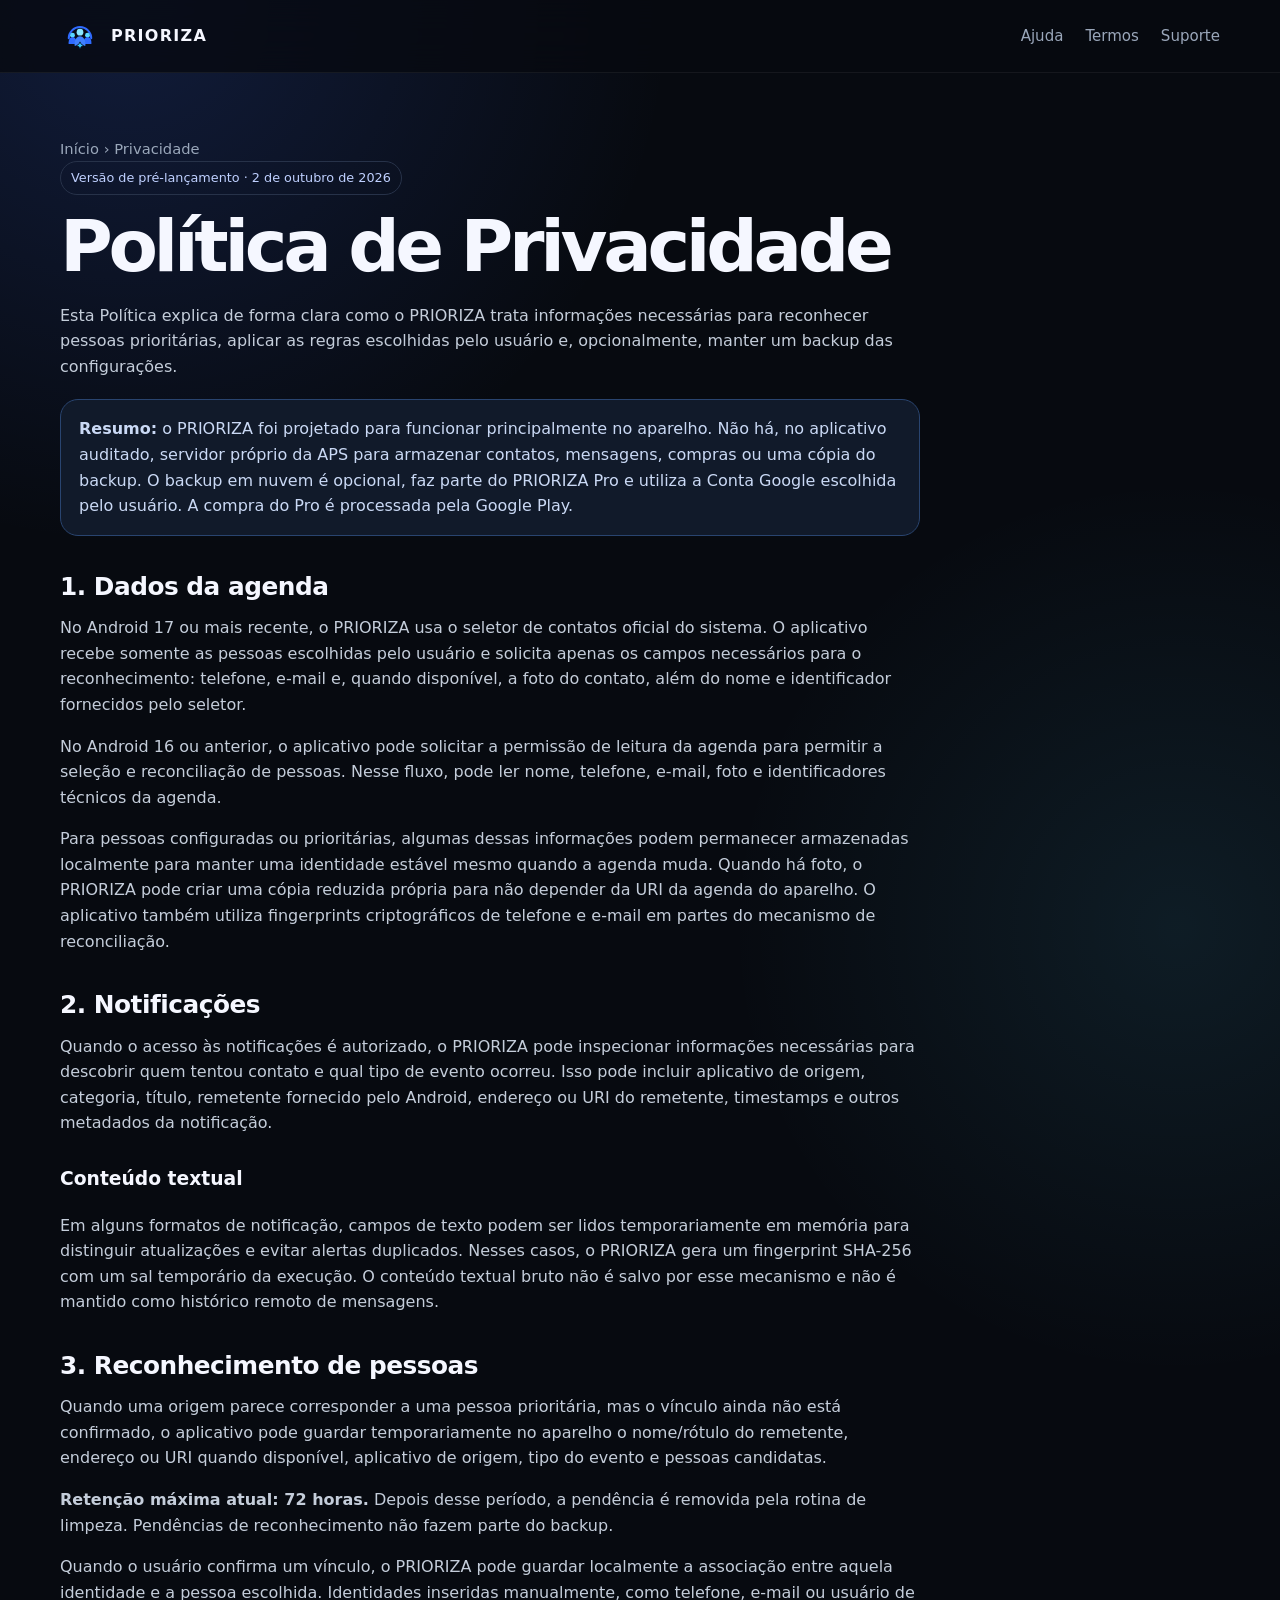
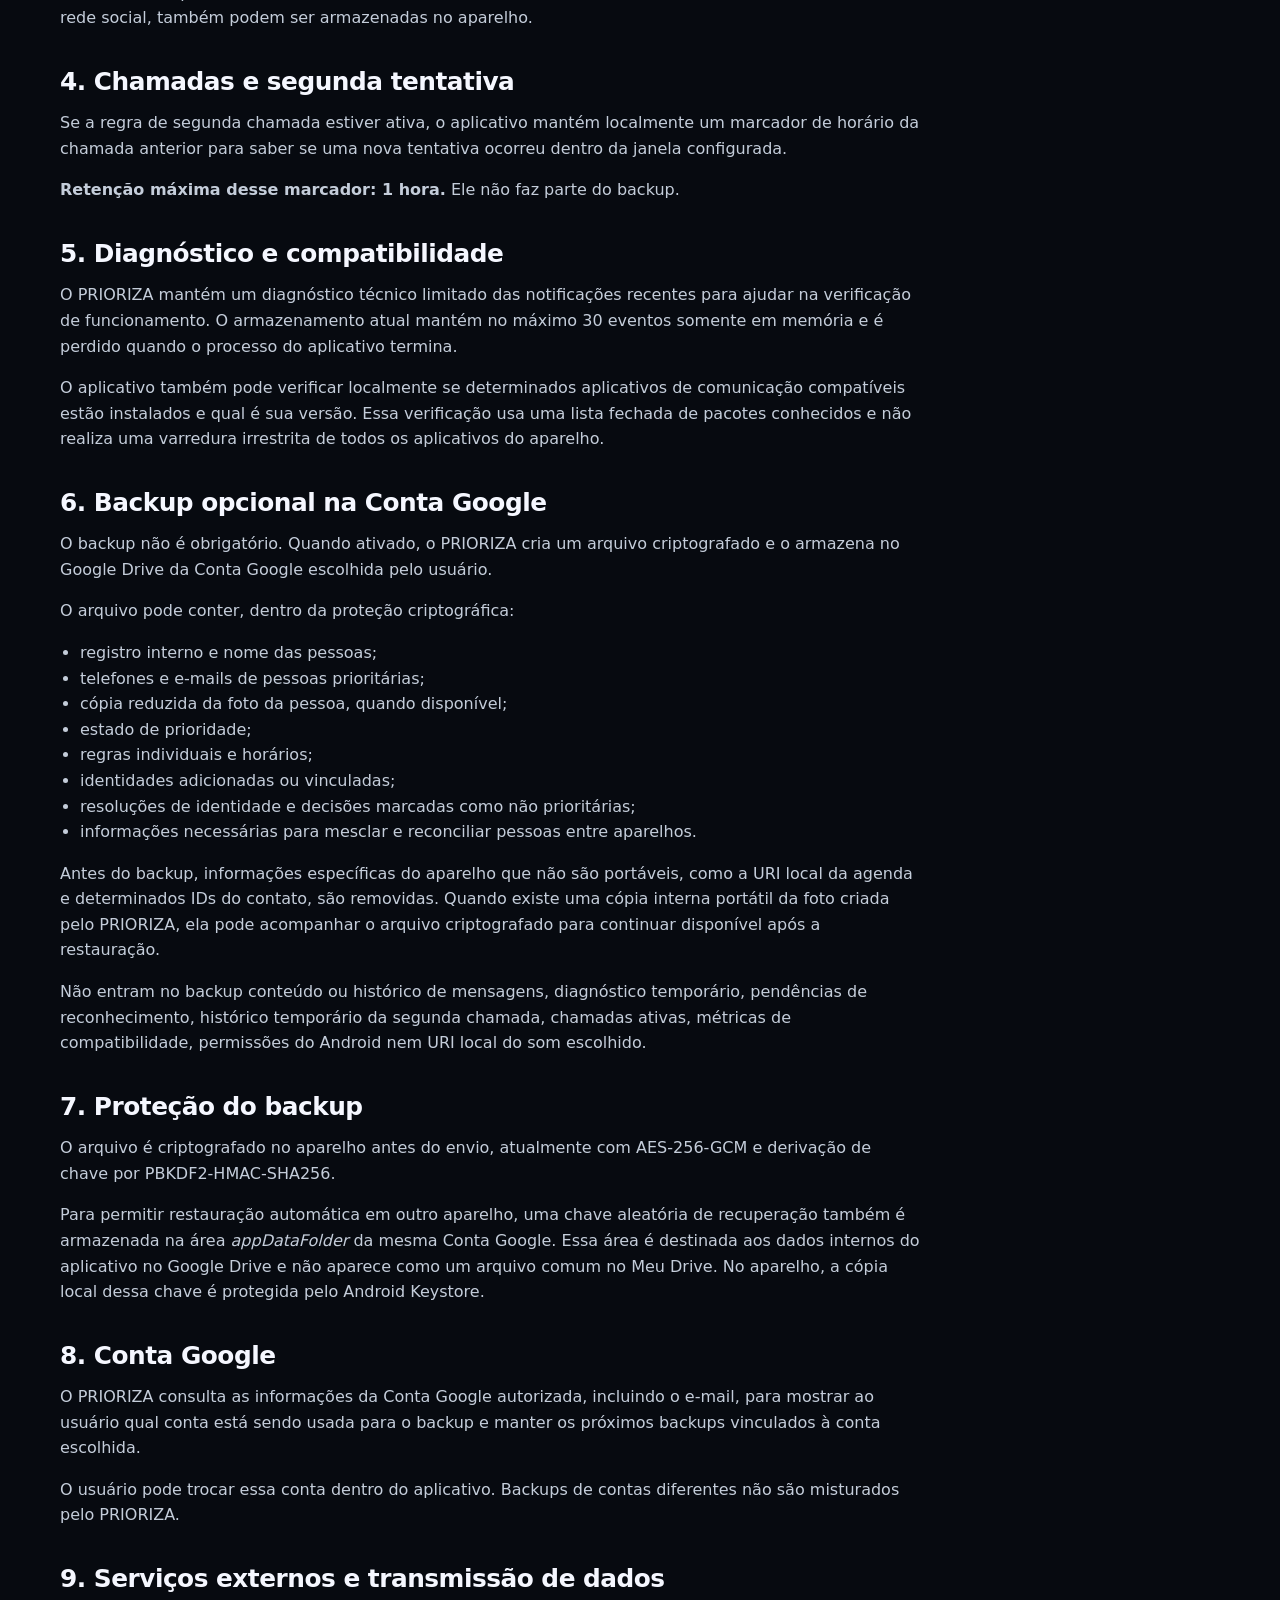
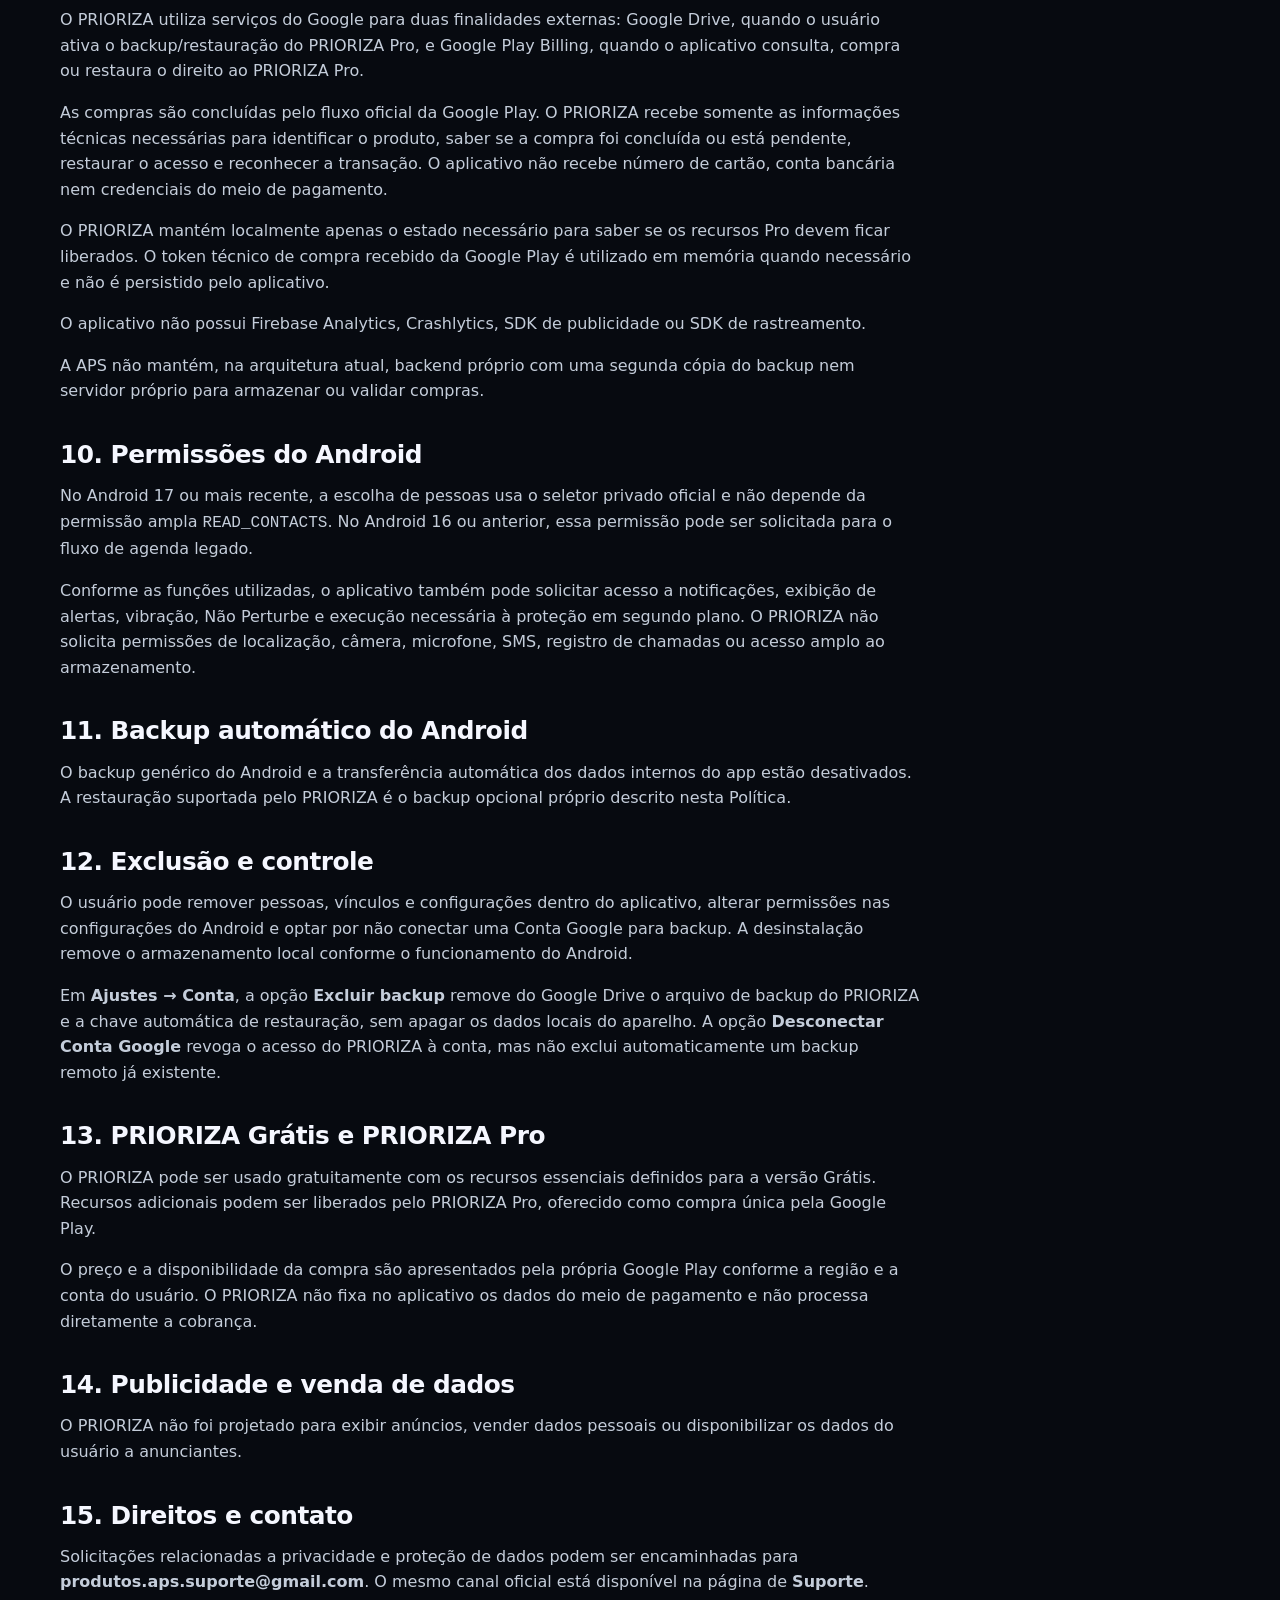
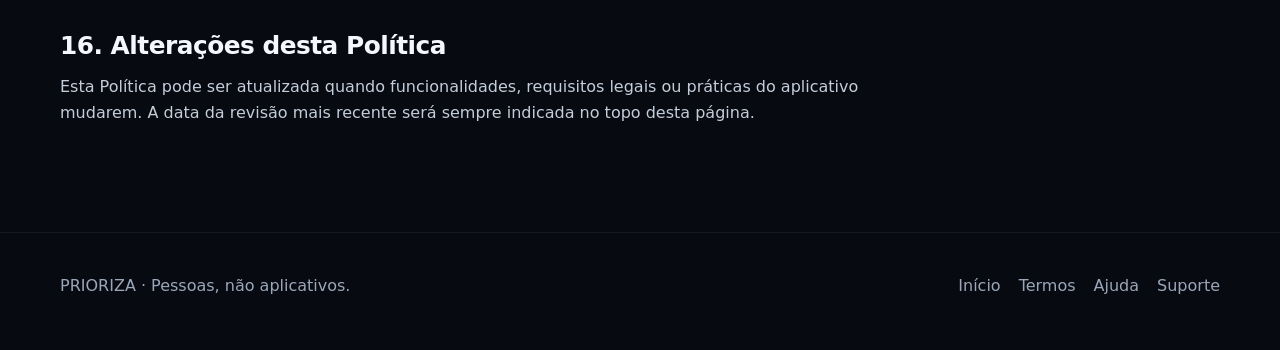
<file: privacidade/index.html>
<!doctype html><html lang="pt-BR"><head><meta charset="utf-8"><meta name="viewport" content="width=device-width,initial-scale=1"><meta name="theme-color" content="#070A10"><meta name="description" content="Política de Privacidade do PRIORIZA."><title>Política de Privacidade — PRIORIZA</title><link rel="icon" href="../assets/logo.svg"><link rel="stylesheet" href="../styles.css"></head><body>
<header class="nav"><div class="container nav-in"><a class="brand" href="../"><img src="../assets/logo.svg" alt=""><span>PRIORIZA</span></a><nav class="nav-links"><a href="../ajuda/">Ajuda</a><a href="../termos/">Termos</a><a href="../suporte/">Suporte</a></nav></div></header>
<main class="legal"><div class="container"><article>
<div class="breadcrumb"><a href="../">Início</a> › Privacidade</div><span class="tag">Versão de pré-lançamento · 2 de outubro de 2026</span>
<h1>Política de Privacidade</h1>
<p>Esta Política explica de forma clara como o PRIORIZA trata informações necessárias para reconhecer pessoas prioritárias, aplicar as regras escolhidas pelo usuário e, opcionalmente, manter um backup das configurações.</p>
<div class="notice"><strong>Resumo:</strong> o PRIORIZA foi projetado para funcionar principalmente no aparelho. Não há, no aplicativo auditado, servidor próprio da APS para armazenar contatos, mensagens, compras ou uma cópia do backup. O backup em nuvem é opcional, faz parte do PRIORIZA Pro e utiliza a Conta Google escolhida pelo usuário. A compra do Pro é processada pela Google Play.</div>

<h2>1. Dados da agenda</h2>
<p>No Android 17 ou mais recente, o PRIORIZA usa o seletor de contatos oficial do sistema. O aplicativo recebe somente as pessoas escolhidas pelo usuário e solicita apenas os campos necessários para o reconhecimento: telefone, e-mail e, quando disponível, a foto do contato, além do nome e identificador fornecidos pelo seletor.</p>
<p>No Android 16 ou anterior, o aplicativo pode solicitar a permissão de leitura da agenda para permitir a seleção e reconciliação de pessoas. Nesse fluxo, pode ler nome, telefone, e-mail, foto e identificadores técnicos da agenda.</p>
<p>Para pessoas configuradas ou prioritárias, algumas dessas informações podem permanecer armazenadas localmente para manter uma identidade estável mesmo quando a agenda muda. Quando há foto, o PRIORIZA pode criar uma cópia reduzida própria para não depender da URI da agenda do aparelho. O aplicativo também utiliza fingerprints criptográficos de telefone e e-mail em partes do mecanismo de reconciliação.</p>

<h2>2. Notificações</h2>
<p>Quando o acesso às notificações é autorizado, o PRIORIZA pode inspecionar informações necessárias para descobrir quem tentou contato e qual tipo de evento ocorreu. Isso pode incluir aplicativo de origem, categoria, título, remetente fornecido pelo Android, endereço ou URI do remetente, timestamps e outros metadados da notificação.</p>
<h3>Conteúdo textual</h3>
<p>Em alguns formatos de notificação, campos de texto podem ser lidos temporariamente em memória para distinguir atualizações e evitar alertas duplicados. Nesses casos, o PRIORIZA gera um fingerprint SHA-256 com um sal temporário da execução. O conteúdo textual bruto não é salvo por esse mecanismo e não é mantido como histórico remoto de mensagens.</p>

<h2>3. Reconhecimento de pessoas</h2>
<p>Quando uma origem parece corresponder a uma pessoa prioritária, mas o vínculo ainda não está confirmado, o aplicativo pode guardar temporariamente no aparelho o nome/rótulo do remetente, endereço ou URI quando disponível, aplicativo de origem, tipo do evento e pessoas candidatas.</p>
<p><strong>Retenção máxima atual: 72 horas.</strong> Depois desse período, a pendência é removida pela rotina de limpeza. Pendências de reconhecimento não fazem parte do backup.</p>
<p>Quando o usuário confirma um vínculo, o PRIORIZA pode guardar localmente a associação entre aquela identidade e a pessoa escolhida. Identidades inseridas manualmente, como telefone, e-mail ou usuário de rede social, também podem ser armazenadas no aparelho.</p>

<h2>4. Chamadas e segunda tentativa</h2>
<p>Se a regra de segunda chamada estiver ativa, o aplicativo mantém localmente um marcador de horário da chamada anterior para saber se uma nova tentativa ocorreu dentro da janela configurada.</p>
<p><strong>Retenção máxima desse marcador: 1 hora.</strong> Ele não faz parte do backup.</p>

<h2>5. Diagnóstico e compatibilidade</h2>
<p>O PRIORIZA mantém um diagnóstico técnico limitado das notificações recentes para ajudar na verificação de funcionamento. O armazenamento atual mantém no máximo 30 eventos somente em memória e é perdido quando o processo do aplicativo termina.</p>
<p>O aplicativo também pode verificar localmente se determinados aplicativos de comunicação compatíveis estão instalados e qual é sua versão. Essa verificação usa uma lista fechada de pacotes conhecidos e não realiza uma varredura irrestrita de todos os aplicativos do aparelho.</p>

<h2>6. Backup opcional na Conta Google</h2>
<p>O backup não é obrigatório. Quando ativado, o PRIORIZA cria um arquivo criptografado e o armazena no Google Drive da Conta Google escolhida pelo usuário.</p>
<p>O arquivo pode conter, dentro da proteção criptográfica:</p>
<ul class="list"><li>registro interno e nome das pessoas;</li><li>telefones e e-mails de pessoas prioritárias;</li><li>cópia reduzida da foto da pessoa, quando disponível;</li><li>estado de prioridade;</li><li>regras individuais e horários;</li><li>identidades adicionadas ou vinculadas;</li><li>resoluções de identidade e decisões marcadas como não prioritárias;</li><li>informações necessárias para mesclar e reconciliar pessoas entre aparelhos.</li></ul>
<p>Antes do backup, informações específicas do aparelho que não são portáveis, como a URI local da agenda e determinados IDs do contato, são removidas. Quando existe uma cópia interna portátil da foto criada pelo PRIORIZA, ela pode acompanhar o arquivo criptografado para continuar disponível após a restauração.</p>
<p>Não entram no backup conteúdo ou histórico de mensagens, diagnóstico temporário, pendências de reconhecimento, histórico temporário da segunda chamada, chamadas ativas, métricas de compatibilidade, permissões do Android nem URI local do som escolhido.</p>

<h2>7. Proteção do backup</h2>
<p>O arquivo é criptografado no aparelho antes do envio, atualmente com AES-256-GCM e derivação de chave por PBKDF2-HMAC-SHA256.</p>
<p>Para permitir restauração automática em outro aparelho, uma chave aleatória de recuperação também é armazenada na área <em>appDataFolder</em> da mesma Conta Google. Essa área é destinada aos dados internos do aplicativo no Google Drive e não aparece como um arquivo comum no Meu Drive. No aparelho, a cópia local dessa chave é protegida pelo Android Keystore.</p>

<h2>8. Conta Google</h2>
<p>O PRIORIZA consulta as informações da Conta Google autorizada, incluindo o e-mail, para mostrar ao usuário qual conta está sendo usada para o backup e manter os próximos backups vinculados à conta escolhida.</p>
<p>O usuário pode trocar essa conta dentro do aplicativo. Backups de contas diferentes não são misturados pelo PRIORIZA.</p>

<h2>9. Serviços externos e transmissão de dados</h2>
<p>O PRIORIZA utiliza serviços do Google para duas finalidades externas: Google Drive, quando o usuário ativa o backup/restauração do PRIORIZA Pro, e Google Play Billing, quando o aplicativo consulta, compra ou restaura o direito ao PRIORIZA Pro.</p>
<p>As compras são concluídas pelo fluxo oficial da Google Play. O PRIORIZA recebe somente as informações técnicas necessárias para identificar o produto, saber se a compra foi concluída ou está pendente, restaurar o acesso e reconhecer a transação. O aplicativo não recebe número de cartão, conta bancária nem credenciais do meio de pagamento.</p>
<p>O PRIORIZA mantém localmente apenas o estado necessário para saber se os recursos Pro devem ficar liberados. O token técnico de compra recebido da Google Play é utilizado em memória quando necessário e não é persistido pelo aplicativo.</p>
<p>O aplicativo não possui Firebase Analytics, Crashlytics, SDK de publicidade ou SDK de rastreamento.</p>
<p>A APS não mantém, na arquitetura atual, backend próprio com uma segunda cópia do backup nem servidor próprio para armazenar ou validar compras.</p>

<h2>10. Permissões do Android</h2>
<p>No Android 17 ou mais recente, a escolha de pessoas usa o seletor privado oficial e não depende da permissão ampla <code>READ_CONTACTS</code>. No Android 16 ou anterior, essa permissão pode ser solicitada para o fluxo de agenda legado.</p>
<p>Conforme as funções utilizadas, o aplicativo também pode solicitar acesso a notificações, exibição de alertas, vibração, Não Perturbe e execução necessária à proteção em segundo plano. O PRIORIZA não solicita permissões de localização, câmera, microfone, SMS, registro de chamadas ou acesso amplo ao armazenamento.</p>

<h2>11. Backup automático do Android</h2>
<p>O backup genérico do Android e a transferência automática dos dados internos do app estão desativados. A restauração suportada pelo PRIORIZA é o backup opcional próprio descrito nesta Política.</p>

<h2>12. Exclusão e controle</h2>
<p>O usuário pode remover pessoas, vínculos e configurações dentro do aplicativo, alterar permissões nas configurações do Android e optar por não conectar uma Conta Google para backup. A desinstalação remove o armazenamento local conforme o funcionamento do Android.</p>
<p>Em <strong>Ajustes → Conta</strong>, a opção <strong>Excluir backup</strong> remove do Google Drive o arquivo de backup do PRIORIZA e a chave automática de restauração, sem apagar os dados locais do aparelho. A opção <strong>Desconectar Conta Google</strong> revoga o acesso do PRIORIZA à conta, mas não exclui automaticamente um backup remoto já existente.</p>

<h2>13. PRIORIZA Grátis e PRIORIZA Pro</h2>
<p>O PRIORIZA pode ser usado gratuitamente com os recursos essenciais definidos para a versão Grátis. Recursos adicionais podem ser liberados pelo PRIORIZA Pro, oferecido como compra única pela Google Play.</p>
<p>O preço e a disponibilidade da compra são apresentados pela própria Google Play conforme a região e a conta do usuário. O PRIORIZA não fixa no aplicativo os dados do meio de pagamento e não processa diretamente a cobrança.</p>

<h2>14. Publicidade e venda de dados</h2>
<p>O PRIORIZA não foi projetado para exibir anúncios, vender dados pessoais ou disponibilizar os dados do usuário a anunciantes.</p>

<h2>15. Direitos e contato</h2>
<p>Solicitações relacionadas a privacidade e proteção de dados podem ser encaminhadas para <a href="mailto:produtos.aps.suporte@gmail.com?subject=Privacidade%20PRIORIZA"><strong>produtos.aps.suporte@gmail.com</strong></a>. O mesmo canal oficial está disponível na página de <a href="../suporte/"><strong>Suporte</strong></a>.</p>

<h2>16. Alterações desta Política</h2>
<p>Esta Política pode ser atualizada quando funcionalidades, requisitos legais ou práticas do aplicativo mudarem. A data da revisão mais recente será sempre indicada no topo desta página.</p>
</article></div></main>
<footer class="footer"><div class="container footer-in"><div>PRIORIZA · Pessoas, não aplicativos.</div><div class="footer-links"><a href="../">Início</a><a href="../termos/">Termos</a><a href="../ajuda/">Ajuda</a><a href="../suporte/">Suporte</a></div></div></footer>
</body></html>
</file>
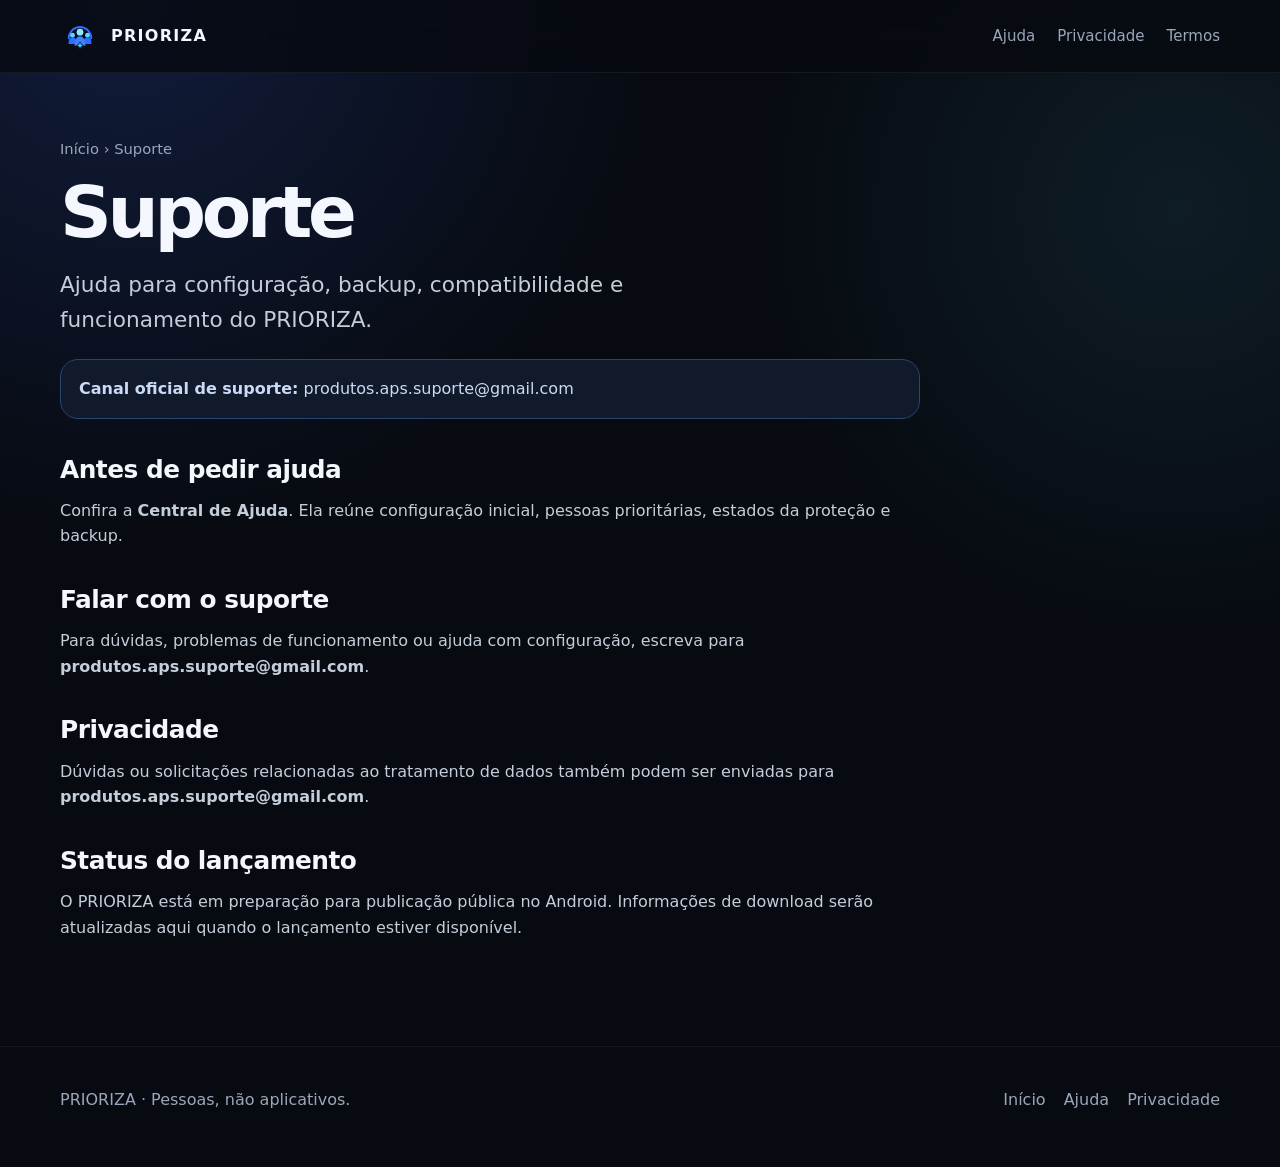
<file: suporte/index.html>
<!doctype html><html lang="pt-BR"><head><meta charset="utf-8"><meta name="viewport" content="width=device-width,initial-scale=1"><meta name="theme-color" content="#070A10"><title>Suporte — PRIORIZA</title><link rel="icon" href="../assets/logo.svg"><link rel="stylesheet" href="../styles.css"></head><body><header class="nav"><div class="container nav-in"><a class="brand" href="../"><img src="../assets/logo.svg" alt=""><span>PRIORIZA</span></a><nav class="nav-links"><a href="../ajuda/">Ajuda</a><a href="../privacidade/">Privacidade</a><a href="../termos/">Termos</a></nav></div></header><main class="legal"><div class="container"><article><div class="breadcrumb"><a href="../">Início</a> › Suporte</div><h1>Suporte</h1><p class="lead">Ajuda para configuração, backup, compatibilidade e funcionamento do PRIORIZA.</p><div class="notice"><strong>Canal oficial de suporte:</strong> <a href="mailto:produtos.aps.suporte@gmail.com">produtos.aps.suporte@gmail.com</a></div><h2>Antes de pedir ajuda</h2><p>Confira a <a href="../ajuda/"><strong>Central de Ajuda</strong></a>. Ela reúne configuração inicial, pessoas prioritárias, estados da proteção e backup.</p><h2>Falar com o suporte</h2><p>Para dúvidas, problemas de funcionamento ou ajuda com configuração, escreva para <a href="mailto:produtos.aps.suporte@gmail.com?subject=Suporte%20PRIORIZA"><strong>produtos.aps.suporte@gmail.com</strong></a>.</p><h2>Privacidade</h2><p>Dúvidas ou solicitações relacionadas ao tratamento de dados também podem ser enviadas para <a href="mailto:produtos.aps.suporte@gmail.com?subject=Privacidade%20PRIORIZA"><strong>produtos.aps.suporte@gmail.com</strong></a>.</p><h2>Status do lançamento</h2><p>O PRIORIZA está em preparação para publicação pública no Android. Informações de download serão atualizadas aqui quando o lançamento estiver disponível.</p></article></div></main><footer class="footer"><div class="container footer-in"><div>PRIORIZA · Pessoas, não aplicativos.</div><div class="footer-links"><a href="../">Início</a><a href="../ajuda/">Ajuda</a><a href="../privacidade/">Privacidade</a></div></div></footer></body></html>
</file>
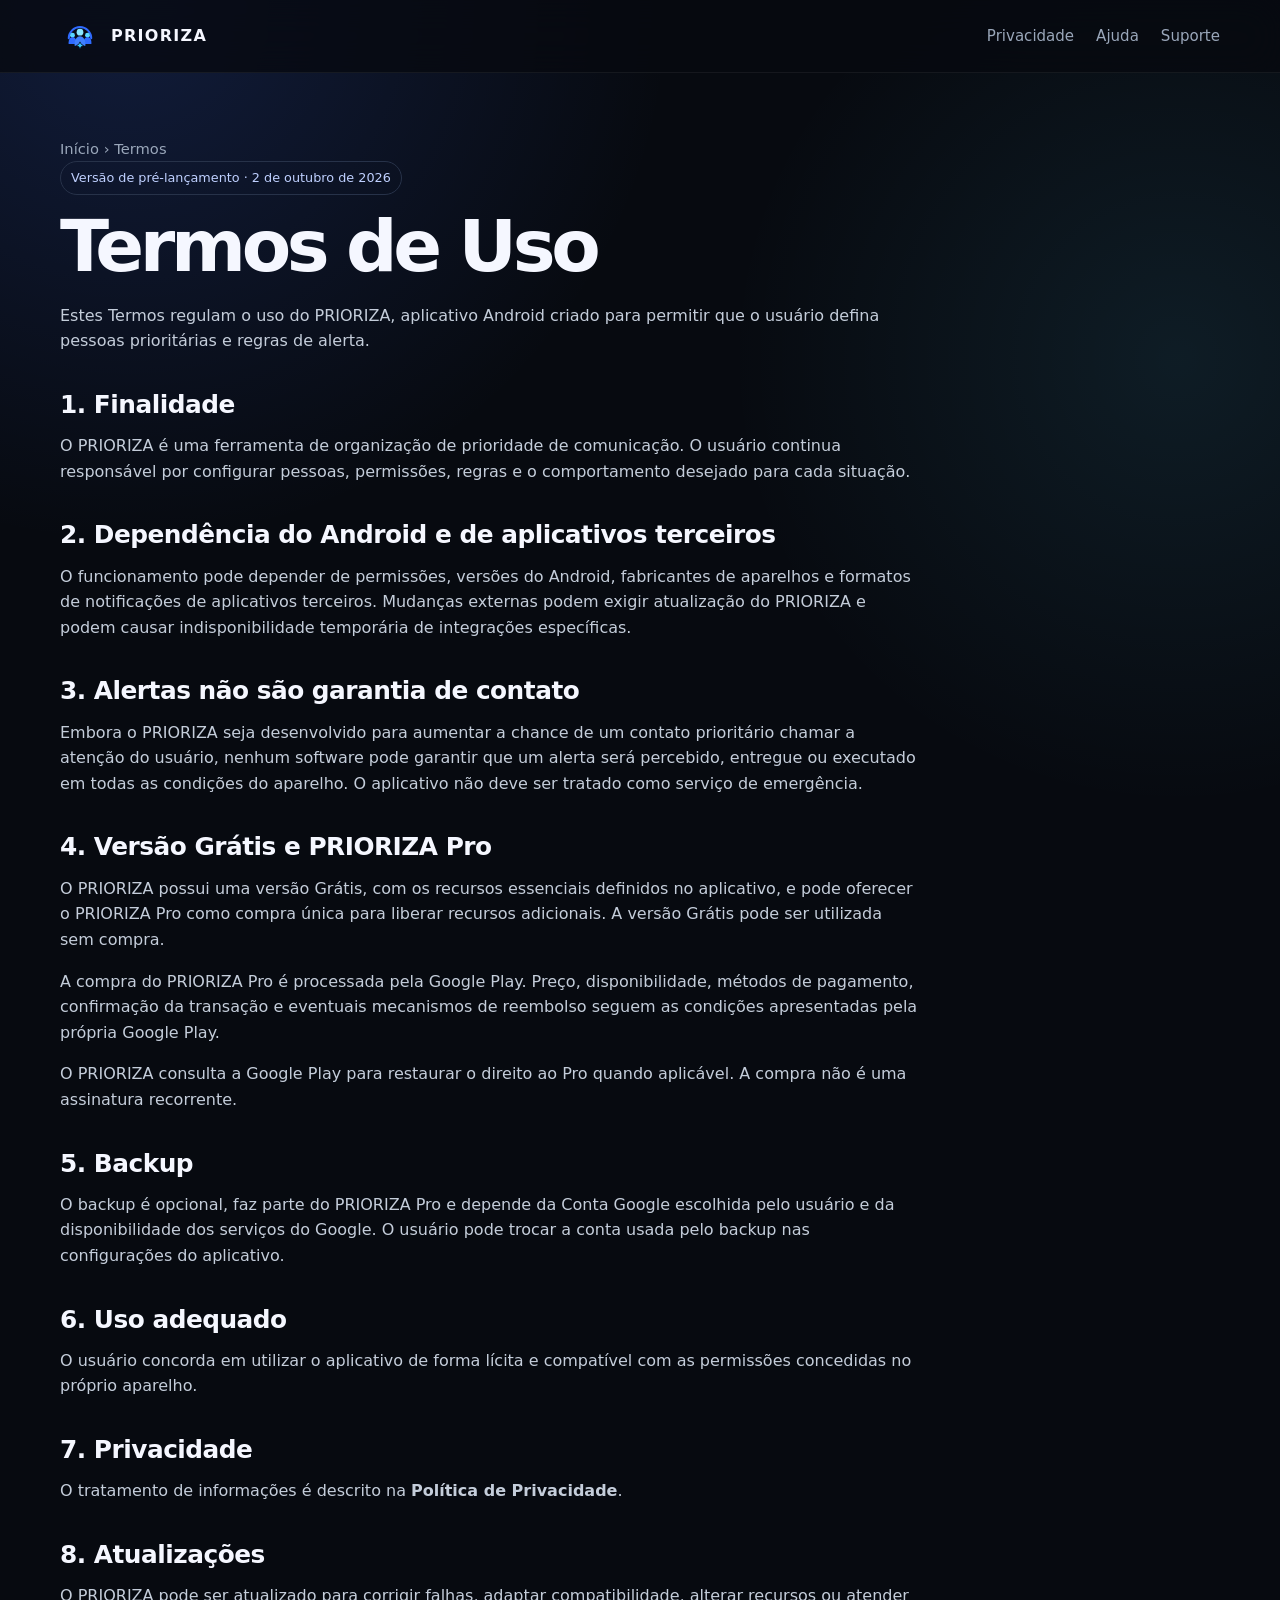
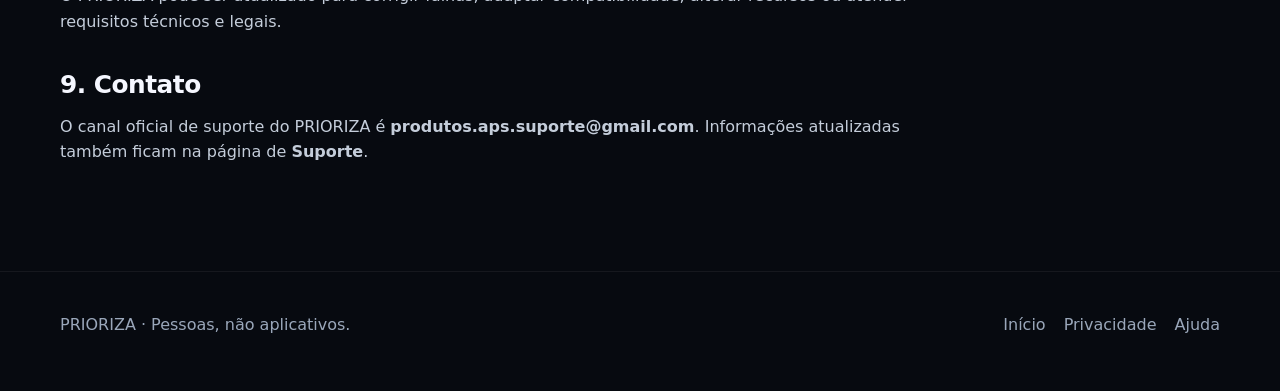
<file: termos/index.html>
<!doctype html><html lang="pt-BR"><head><meta charset="utf-8"><meta name="viewport" content="width=device-width,initial-scale=1"><meta name="theme-color" content="#070A10"><title>Termos de Uso — PRIORIZA</title><link rel="icon" href="../assets/logo.svg"><link rel="stylesheet" href="../styles.css"></head><body><header class="nav"><div class="container nav-in"><a class="brand" href="../"><img src="../assets/logo.svg" alt=""><span>PRIORIZA</span></a><nav class="nav-links"><a href="../privacidade/">Privacidade</a><a href="../ajuda/">Ajuda</a><a href="../suporte/">Suporte</a></nav></div></header><main class="legal"><div class="container"><article><div class="breadcrumb"><a href="../">Início</a> › Termos</div><span class="tag">Versão de pré-lançamento · 2 de outubro de 2026</span><h1>Termos de Uso</h1><p>Estes Termos regulam o uso do PRIORIZA, aplicativo Android criado para permitir que o usuário defina pessoas prioritárias e regras de alerta.</p>
<h2>1. Finalidade</h2><p>O PRIORIZA é uma ferramenta de organização de prioridade de comunicação. O usuário continua responsável por configurar pessoas, permissões, regras e o comportamento desejado para cada situação.</p>
<h2>2. Dependência do Android e de aplicativos terceiros</h2><p>O funcionamento pode depender de permissões, versões do Android, fabricantes de aparelhos e formatos de notificações de aplicativos terceiros. Mudanças externas podem exigir atualização do PRIORIZA e podem causar indisponibilidade temporária de integrações específicas.</p>
<h2>3. Alertas não são garantia de contato</h2><p>Embora o PRIORIZA seja desenvolvido para aumentar a chance de um contato prioritário chamar a atenção do usuário, nenhum software pode garantir que um alerta será percebido, entregue ou executado em todas as condições do aparelho. O aplicativo não deve ser tratado como serviço de emergência.</p>
<h2>4. Versão Grátis e PRIORIZA Pro</h2><p>O PRIORIZA possui uma versão Grátis, com os recursos essenciais definidos no aplicativo, e pode oferecer o PRIORIZA Pro como compra única para liberar recursos adicionais. A versão Grátis pode ser utilizada sem compra.</p>
<p>A compra do PRIORIZA Pro é processada pela Google Play. Preço, disponibilidade, métodos de pagamento, confirmação da transação e eventuais mecanismos de reembolso seguem as condições apresentadas pela própria Google Play.</p>
<p>O PRIORIZA consulta a Google Play para restaurar o direito ao Pro quando aplicável. A compra não é uma assinatura recorrente.</p>
<h2>5. Backup</h2><p>O backup é opcional, faz parte do PRIORIZA Pro e depende da Conta Google escolhida pelo usuário e da disponibilidade dos serviços do Google. O usuário pode trocar a conta usada pelo backup nas configurações do aplicativo.</p>
<h2>6. Uso adequado</h2><p>O usuário concorda em utilizar o aplicativo de forma lícita e compatível com as permissões concedidas no próprio aparelho.</p>
<h2>7. Privacidade</h2><p>O tratamento de informações é descrito na <a href="../privacidade/"><strong>Política de Privacidade</strong></a>.</p>
<h2>8. Atualizações</h2><p>O PRIORIZA pode ser atualizado para corrigir falhas, adaptar compatibilidade, alterar recursos ou atender requisitos técnicos e legais.</p>
<h2>9. Contato</h2><p>O canal oficial de suporte do PRIORIZA é <a href="mailto:produtos.aps.suporte@gmail.com"><strong>produtos.aps.suporte@gmail.com</strong></a>. Informações atualizadas também ficam na página de <a href="../suporte/"><strong>Suporte</strong></a>.</p>
</article></div></main><footer class="footer"><div class="container footer-in"><div>PRIORIZA · Pessoas, não aplicativos.</div><div class="footer-links"><a href="../">Início</a><a href="../privacidade/">Privacidade</a><a href="../ajuda/">Ajuda</a></div></div></footer></body></html>
</file>
<file: styles.css>
:root{--primary:#3F6FFF;--primary2:#2F6BFF;--cyan:#59D7FF;--bg:#070A10;--surface:#10151F;--surface2:#171E2B;--text:#F5F7FF;--muted:#9AA7BA;--outline:#273249;--max:1160px}
*{box-sizing:border-box}html{scroll-behavior:smooth}body{margin:0;background:radial-gradient(circle at 10% 0%,rgba(63,111,255,.18),transparent 34rem),radial-gradient(circle at 92% 18%,rgba(89,215,255,.09),transparent 28rem),var(--bg);color:var(--text);font:16px/1.6 Inter,ui-sans-serif,system-ui,-apple-system,BlinkMacSystemFont,"Segoe UI",sans-serif}a{color:inherit;text-decoration:none}.container{width:min(calc(100% - 32px),var(--max));margin:auto}.nav{position:sticky;top:0;z-index:20;background:rgba(7,10,16,.78);backdrop-filter:blur(18px);border-bottom:1px solid rgba(255,255,255,.06)}.nav-in{height:72px;display:flex;align-items:center;justify-content:space-between;gap:22px}.brand{display:flex;align-items:center;gap:11px;font-weight:900;letter-spacing:.08em}.brand img{width:40px;height:40px}.nav-links{display:flex;gap:22px;color:var(--muted);font-size:.94rem}.nav-links a:hover{color:var(--text)}
.hero{padding:92px 0 72px}.hero-grid{display:grid;grid-template-columns:1.12fr .88fr;gap:64px;align-items:center}.eyebrow{color:#91A9FF;font-weight:800;font-size:.86rem;text-transform:uppercase;letter-spacing:.12em}h1{font-size:clamp(3.2rem,8vw,6.7rem);line-height:.94;margin:18px 0 22px;letter-spacing:-.06em}h1 span{color:var(--primary)}.lead{font-size:clamp(1.08rem,2vw,1.35rem);color:#CAD4E5;max-width:720px}.actions{display:flex;flex-wrap:wrap;gap:12px;margin-top:30px}.btn{display:inline-flex;align-items:center;justify-content:center;gap:10px;min-height:52px;padding:0 20px;border-radius:16px;border:1px solid var(--outline);font-weight:800;transition:.2s ease}.btn:hover{transform:translateY(-1px)}.btn-primary{background:var(--primary);border-color:var(--primary);color:#fff;box-shadow:0 10px 30px rgba(63,111,255,.28)}.btn-secondary{background:var(--surface)}.btn-disabled{opacity:.72;cursor:not-allowed}.note{margin-top:12px;color:var(--muted);font-size:.9rem}
.phone{max-width:390px;margin:auto;padding:18px;border-radius:42px;background:linear-gradient(145deg,#161D2B,#090D14);border:1px solid #2A3650;box-shadow:0 22px 80px rgba(0,0,0,.38)}.phone-screen{min-height:620px;border-radius:30px;padding:28px 20px;background:linear-gradient(180deg,#080C13,#0B111B);border:1px solid rgba(255,255,255,.05)}.phone-title{font-size:1.7rem;font-weight:900}.phone-sub{color:var(--muted);font-size:.95rem}.app-card{margin-top:20px;background:var(--surface);border:1px solid var(--outline);border-radius:22px;padding:18px}.app-card.active{background:linear-gradient(180deg,rgba(16,44,122,.96),rgba(16,44,122,.64));border-color:#3157B8}.app-card h3{margin:0 0 8px}.app-card p{margin:0;color:#B8C3D6;font-size:.92rem}.pill{display:inline-flex;margin-top:12px;padding:7px 10px;border-radius:999px;background:rgba(89,215,255,.1);color:#9BEAFF;font-size:.78rem;font-weight:800}
.section{padding:78px 0}.section-head{max-width:760px;margin-bottom:34px}.kicker{color:#91A9FF;font-weight:800}h2{font-size:clamp(2.1rem,5vw,3.8rem);line-height:1.02;letter-spacing:-.045em;margin:8px 0 14px}.section-head p,.muted{color:var(--muted)}.grid-3{display:grid;grid-template-columns:repeat(3,1fr);gap:16px}.grid-2{display:grid;grid-template-columns:repeat(2,1fr);gap:16px}.card{background:rgba(16,21,31,.84);border:1px solid var(--outline);border-radius:24px;padding:24px}.card h3{margin:8px 0}.card p{margin:0;color:var(--muted)}.icon{font-size:1.5rem}.quote{padding:34px;border-radius:30px;background:linear-gradient(135deg,#102C7A,#0D1836);border:1px solid #284C9D;font-size:clamp(1.5rem,4vw,2.4rem);font-weight:900;letter-spacing:-.03em}.modes{display:grid;grid-template-columns:repeat(4,1fr);gap:12px}.mode{padding:20px;border-radius:20px;background:var(--surface);border:1px solid var(--outline)}.mode strong{display:block;margin-top:8px}.mode small{color:var(--muted)}
.faq{display:grid;gap:10px}details{background:var(--surface);border:1px solid var(--outline);border-radius:18px;padding:18px 20px}summary{cursor:pointer;font-weight:800}details p{color:var(--muted);margin-bottom:0}.cta{padding:38px;border-radius:32px;background:linear-gradient(135deg,rgba(63,111,255,.22),rgba(89,215,255,.08));border:1px solid #284C9D}.footer{padding:40px 0 54px;border-top:1px solid rgba(255,255,255,.06);color:var(--muted)}.footer-in{display:flex;justify-content:space-between;gap:24px;flex-wrap:wrap}.footer-links{display:flex;gap:18px;flex-wrap:wrap}
.legal{padding:64px 0 90px}.legal article{max-width:860px}.legal h1{font-size:clamp(2.6rem,6vw,4.5rem)}.legal h2{font-size:1.55rem;letter-spacing:-.02em;margin-top:38px}.legal h3{margin-top:28px}.legal p,.legal li{color:#C4CDDA}.notice{background:#111A2A;border:1px solid #29446F;border-radius:18px;padding:16px 18px;color:#CAD9F5;margin:20px 0}.breadcrumb{color:var(--muted);font-size:.92rem}.list{padding-left:20px}.tag{display:inline-flex;padding:6px 10px;border:1px solid var(--outline);border-radius:999px;color:#BFD0FF;font-size:.8rem}.help-grid{display:grid;grid-template-columns:repeat(2,1fr);gap:16px}.help-link{display:block}.help-link:hover{border-color:#3F6FFF}
@media(max-width:900px){.hero-grid{grid-template-columns:1fr;gap:40px}.phone{max-width:360px}.grid-3,.modes{grid-template-columns:repeat(2,1fr)}}@media(max-width:640px){.nav-links{display:none}.hero{padding-top:56px}.grid-3,.grid-2,.modes,.help-grid{grid-template-columns:1fr}.section{padding:58px 0}.phone-screen{min-height:540px}}
</file>
